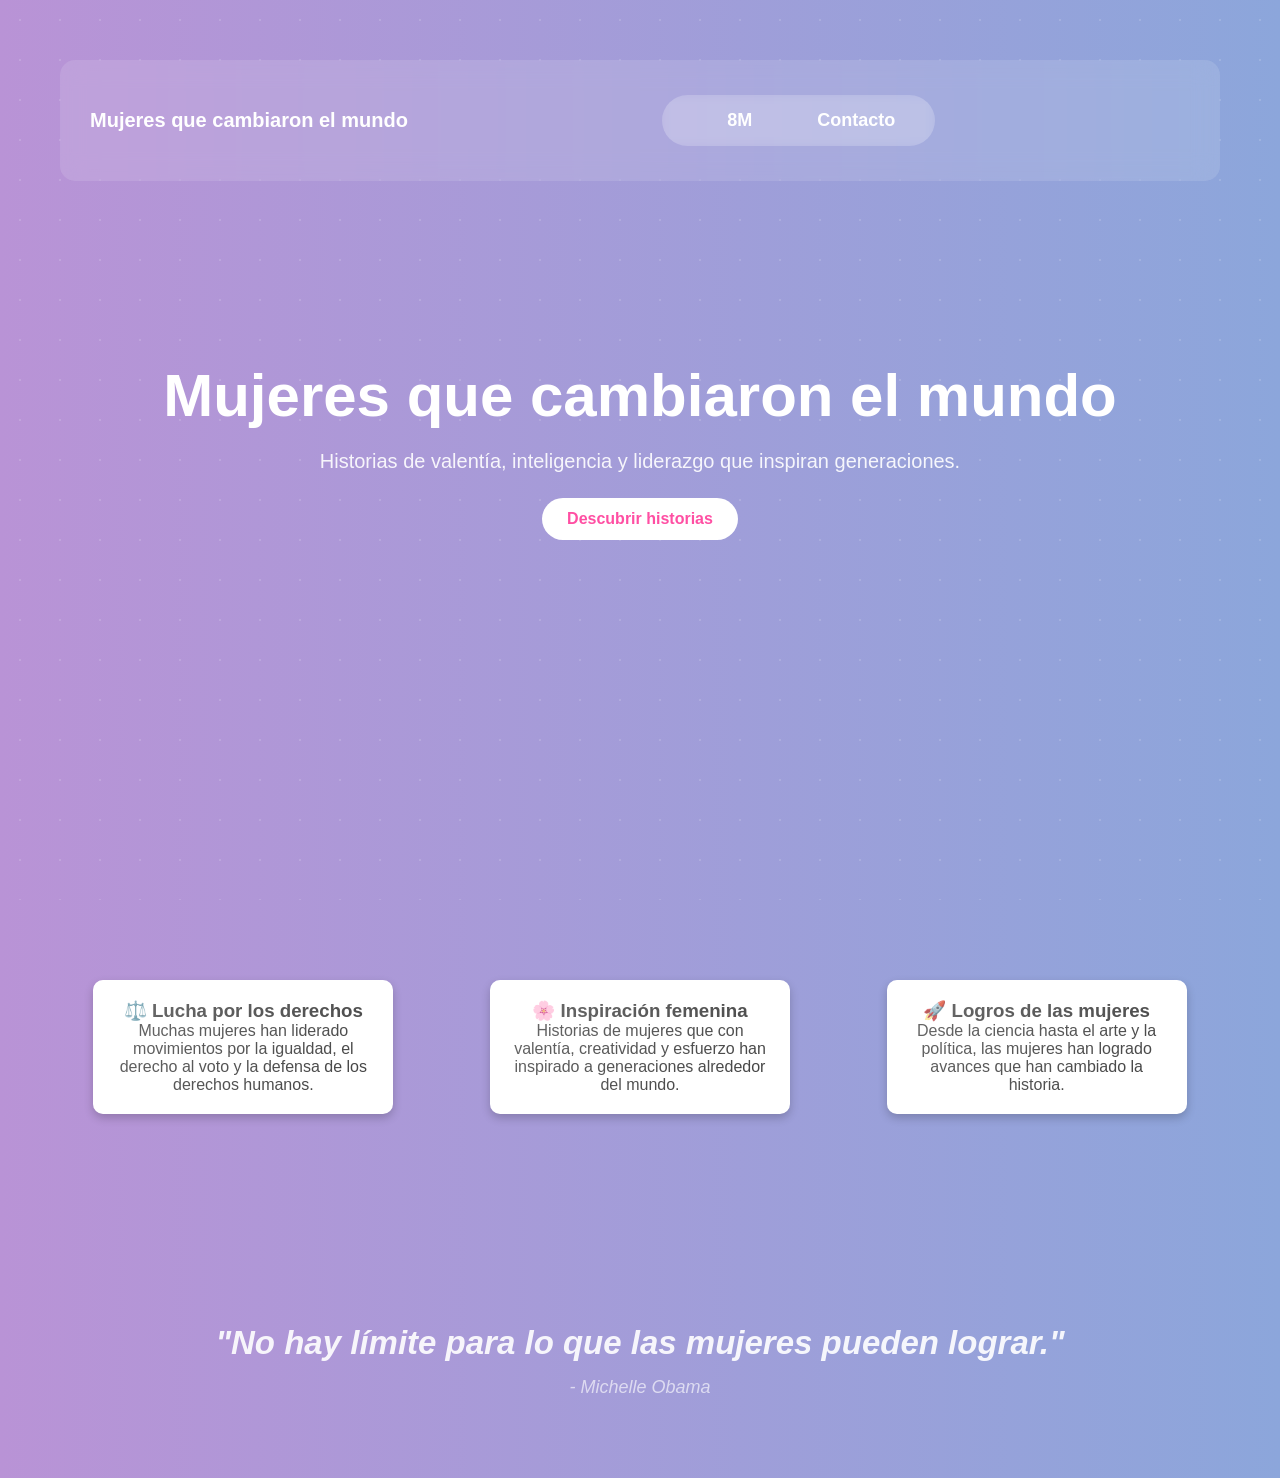
<file: index.html>
<!doctype html>
<html lang="es">
  <head>
    <meta charset="UTF-8" />
    <meta name="viewport" content="width=device-width, initial-scale=1.0" />
    <title>Mujeres que cambiaron el mundo</title>

    <link rel="stylesheet" href="style.css" />
  </head>

  <body>
    <div class="particles"></div>

    <header class="hero">
      <nav class="navbar">
        <div class="logo">Mujeres que cambiaron el mundo</div>

        <div class="menu">
       
          <a href="8m.html">8M</a>
          <a href="contacto.html">Contacto</a>
        </div>
      </nav>

      <div class="hero-content">
        <h1>Mujeres que cambiaron el mundo</h1>

        <p>
          Historias de valentía, inteligencia y liderazgo que inspiran
          generaciones.
        </p>

        <a href="mujeres.html" class="btn">Descubrir historias</a>
      </div>
    </header>

    <section class="cards">
      <div class="card">
        <h3>⚖️ Lucha por los derechos</h3>
        <p>
          Muchas mujeres han liderado movimientos por la igualdad, el derecho al
          voto y la defensa de los derechos humanos.
        </p>
      
      </div>

      <div class="card">
        <h3>🌸 Inspiración femenina</h3>
        <p>
          Historias de mujeres que con valentía, creatividad y esfuerzo han
          inspirado a generaciones alrededor del mundo.
        </p>
      
      </div>

      <div class="card">
        <h3>🚀 Logros de las mujeres</h3>
        <p>
          Desde la ciencia hasta el arte y la política, las mujeres han logrado
          avances que han cambiado la historia.
        </p>
       
      </div>
    </section>

    <section class="frase">
      <h2>"No hay límite para lo que las mujeres pueden lograr."</h2>
      <p>- Michelle Obama</p>
    </section>
  </body>
</html>
</file>
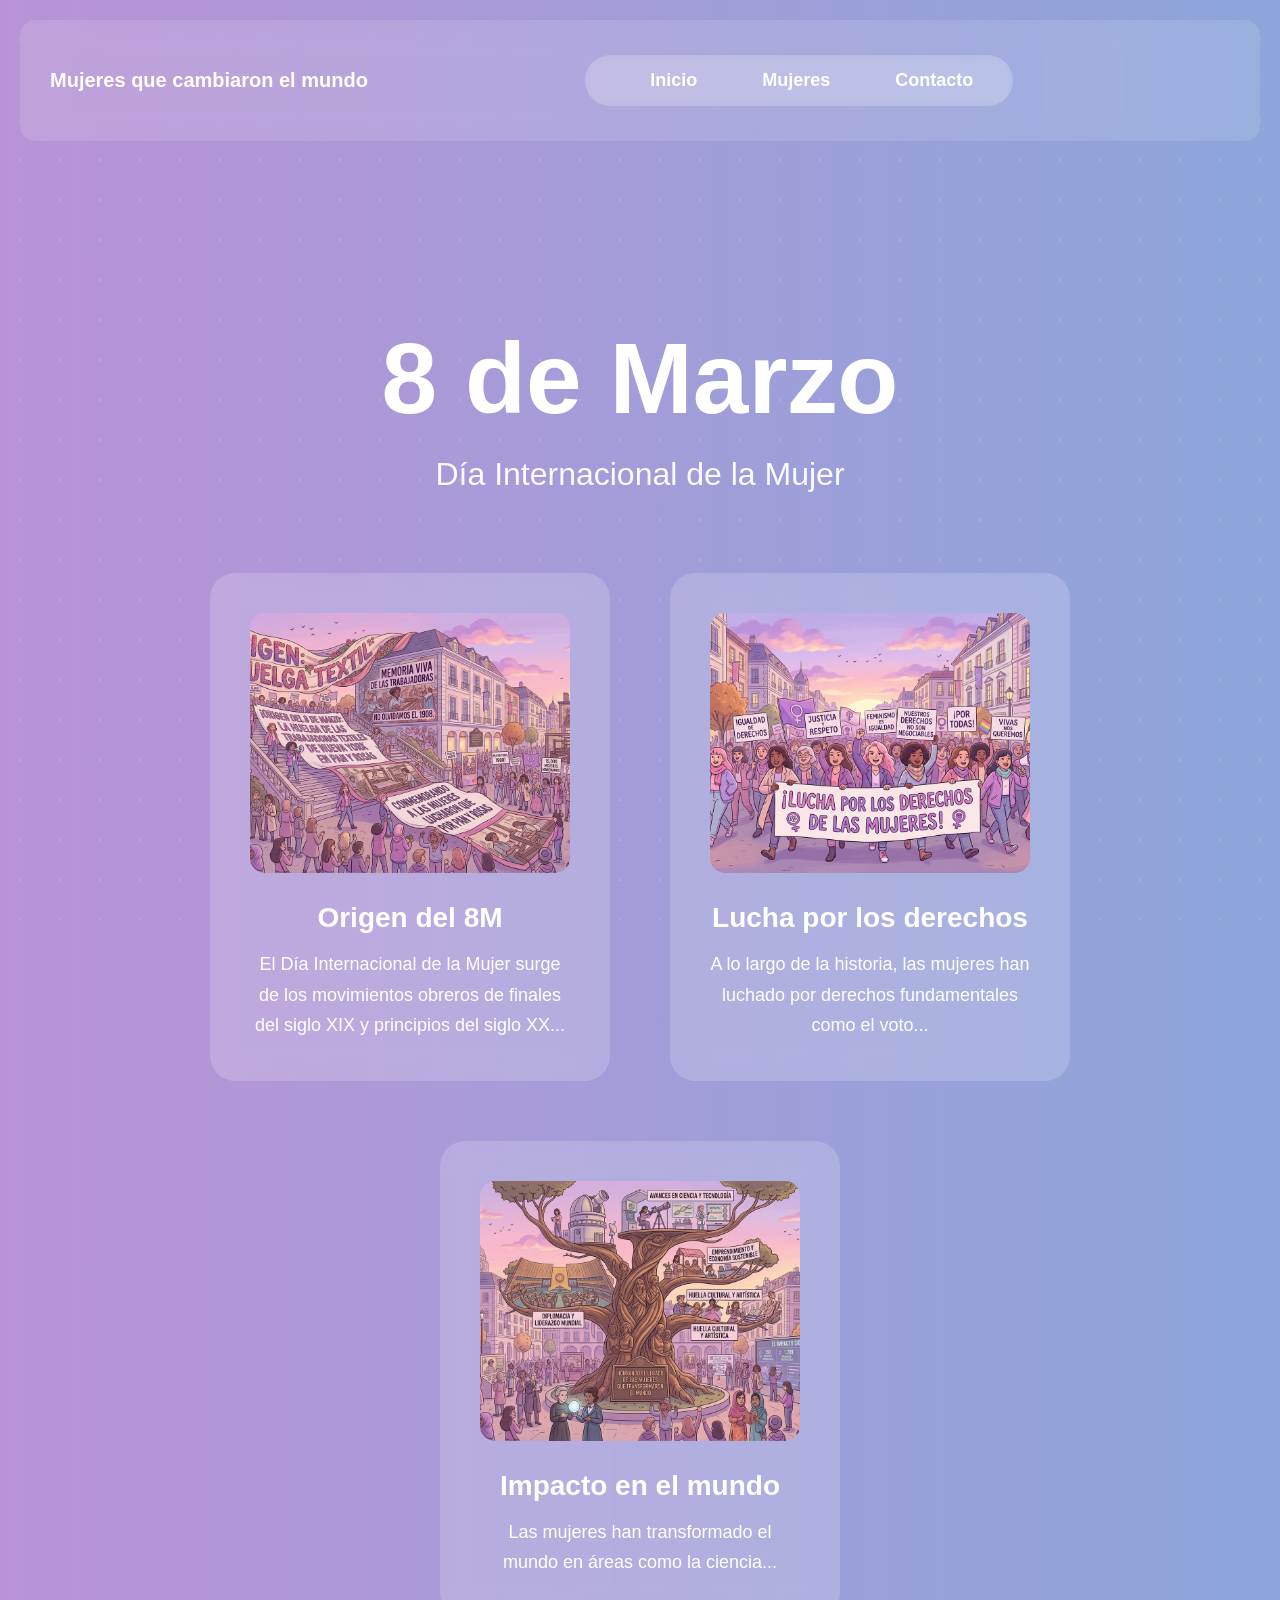
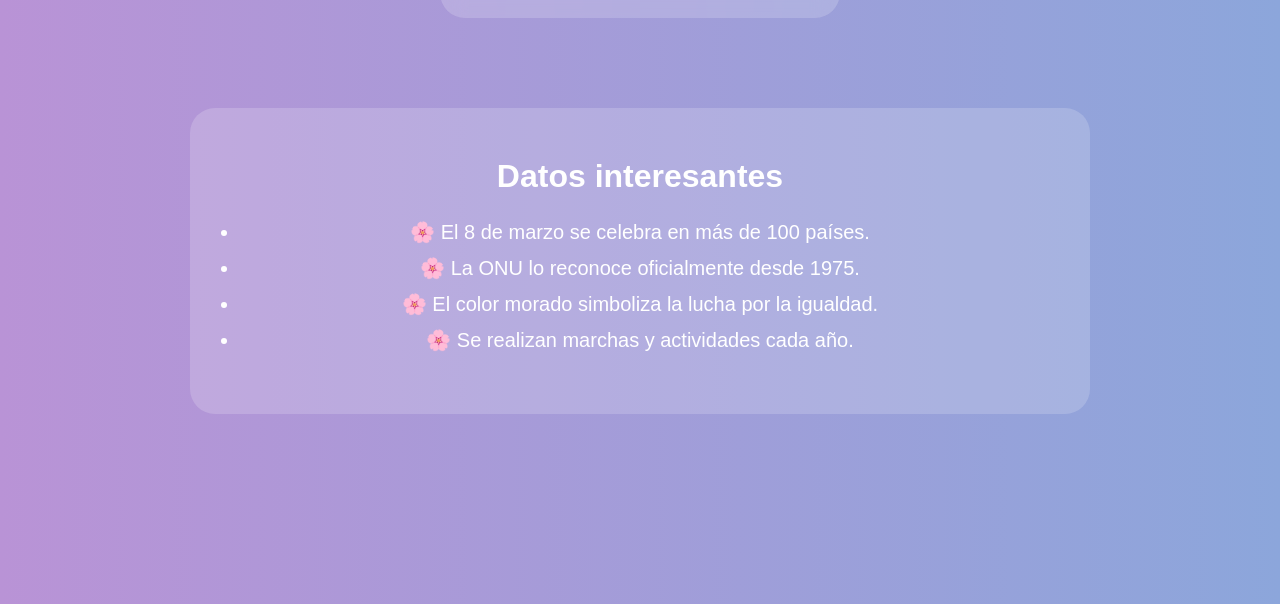
<file: 8m.html>
<!doctype html>
<html lang="es">
  <head>
    <meta charset="UTF-8" />
    <title>8 de Marzo</title>
    <link rel="stylesheet" href="style.css" />
  </head>

  <body>
    <div class="particles"></div>
    <nav class="navbar">
      <div class="logo">Mujeres que cambiaron el mundo</div>

      <div class="menu">
        <a href="index.html">Inicio</a>
        <a href="mujeres.html">Mujeres</a>
     
        <a href="contacto.html">Contacto</a>
      </div>
    </nav>

    
    <section class="pagina8m">
      <h1>8 de Marzo</h1>
      <p class="subtitulo">Día Internacional de la Mujer</p>


      <div class="contenedor8m">
        <div class="tarjeta8m" onclick="abrirModal('modalOrigen')">
          <img src="imgs/ORIGEN8M.png" alt="Origen del 8M" />
          <h2>Origen del 8M</h2>
          <p>
            El Día Internacional de la Mujer surge de los movimientos obreros de
            finales del siglo XIX y principios del siglo XX...
          </p>
        </div>

        <div class="tarjeta8m" onclick="abrirModal('modalLucha')">
          <img src="imgs/LUCHA DERECHOS.png" alt="Lucha por los derechos" />
          <h2>Lucha por los derechos</h2>
          <p>
            A lo largo de la historia, las mujeres han luchado por derechos
            fundamentales como el voto...
          </p>
        </div>

        <div class="tarjeta8m" onclick="abrirModal('modalImpacto')">
          <img src="imgs/IMPACTO EN EL MUNDO.png" alt="Impacto en el mundo" />
          <h2>Impacto en el mundo</h2>
          <p>
            Las mujeres han transformado el mundo en áreas como la ciencia...
          </p>
        </div>
      </div>

      <div class="datos8m">
        <h2>Datos interesantes</h2>
        <ul>
          <li>🌸 El 8 de marzo se celebra en más de 100 países.</li>
          <li>🌸 La ONU lo reconoce oficialmente desde 1975.</li>
          <li>🌸 El color morado simboliza la lucha por la igualdad.</li>
          <li>🌸 Se realizan marchas y actividades cada año.</li>
        </ul>
      </div>
    </section>

    <div id="modalOrigen" class="modal">
      <div class="modal-content">
        <span class="close" onclick="cerrarModal('modalOrigen')">&times;</span>
        <h2>Origen del 8M</h2>
        <p>
          El Día Internacional de la Mujer, conmemorado cada 8 de marzo, tiene
          sus raíces en las luchas sociales y laborales de las mujeres a finales
          del siglo XIX y comienzos del siglo XX, en un contexto de profunda
          desigualdad. Durante esta época, muchas mujeres trabajaban en fábricas
          en condiciones precarias, con jornadas excesivas, bajos salarios y sin
          derechos laborales básicos. Uno de los acontecimientos más
          representativos ocurrió en 1908 en Nueva York, cuando un grupo de
          mujeres trabajadoras textiles salió a las calles para protestar por
          mejores condiciones laborales, la reducción de la jornada de trabajo y
          el derecho al voto. Estas manifestaciones marcaron un precedente
          importante en la lucha por la igualdad.
        </p>
      </div>
    </div>

    <div id="modalLucha" class="modal">
      <div class="modal-content">
        <span class="close" onclick="cerrarModal('modalLucha')">&times;</span>
        <h2>Lucha por los derechos</h2>
        <p>
          A lo largo de la historia, las mujeres han protagonizado una lucha
          constante por el reconocimiento de sus derechos y la igualdad en la
          sociedad. Durante muchos años, fueron excluidas de la educación, la
          participación política y el acceso a oportunidades laborales, siendo
          limitadas a roles tradicionales dentro del hogar. Uno de los logros
          más importantes de esta lucha fue el derecho al voto, alcanzado en
          distintos países durante el siglo XX gracias al esfuerzo de
          movimientos sufragistas. Este avance marcó un paso fundamental hacia
          la participación de las mujeres en la toma de decisiones políticas y
          sociales.
        </p>
      </div>
    </div>

    <div id="modalImpacto" class="modal">
      <div class="modal-content">
        <span class="close" onclick="cerrarModal('modalImpacto')">&times;</span>
        <h2>Impacto en el mundo</h2>
        <p>
          El impacto de las mujeres en el mundo ha sido profundo y transformador
          en todos los ámbitos de la sociedad. A lo largo de la historia, han
          contribuido de manera significativa en áreas como la ciencia, la
          tecnología, la política, la educación, el arte y la economía, a pesar
          de haber enfrentado múltiples barreras y desigualdades. En el campo
          científico, muchas mujeres han realizado descubrimientos fundamentales
          que han cambiado la forma en que entendemos el mundo, aunque en muchos
          casos su trabajo no fue reconocido en su momento. En la política, han
          liderado movimientos sociales, impulsado leyes y defendido los
          derechos humanos, generando cambios importantes en sus países y a
          nivel global.
        </p>
      </div>
    </div>



    <script>
      function abrirModal(id) {
        document.getElementById(id).style.display = "flex";
      }

      function cerrarModal(id) {
        document.getElementById(id).style.display = "none";
      }

      window.onclick = function (event) {
        let modales = document.querySelectorAll(".modal");
        modales.forEach((modal) => {
          if (event.target === modal) {
            modal.style.display = "none";
          }
        });
      };
    </script>
  </body>
</html>
</file>
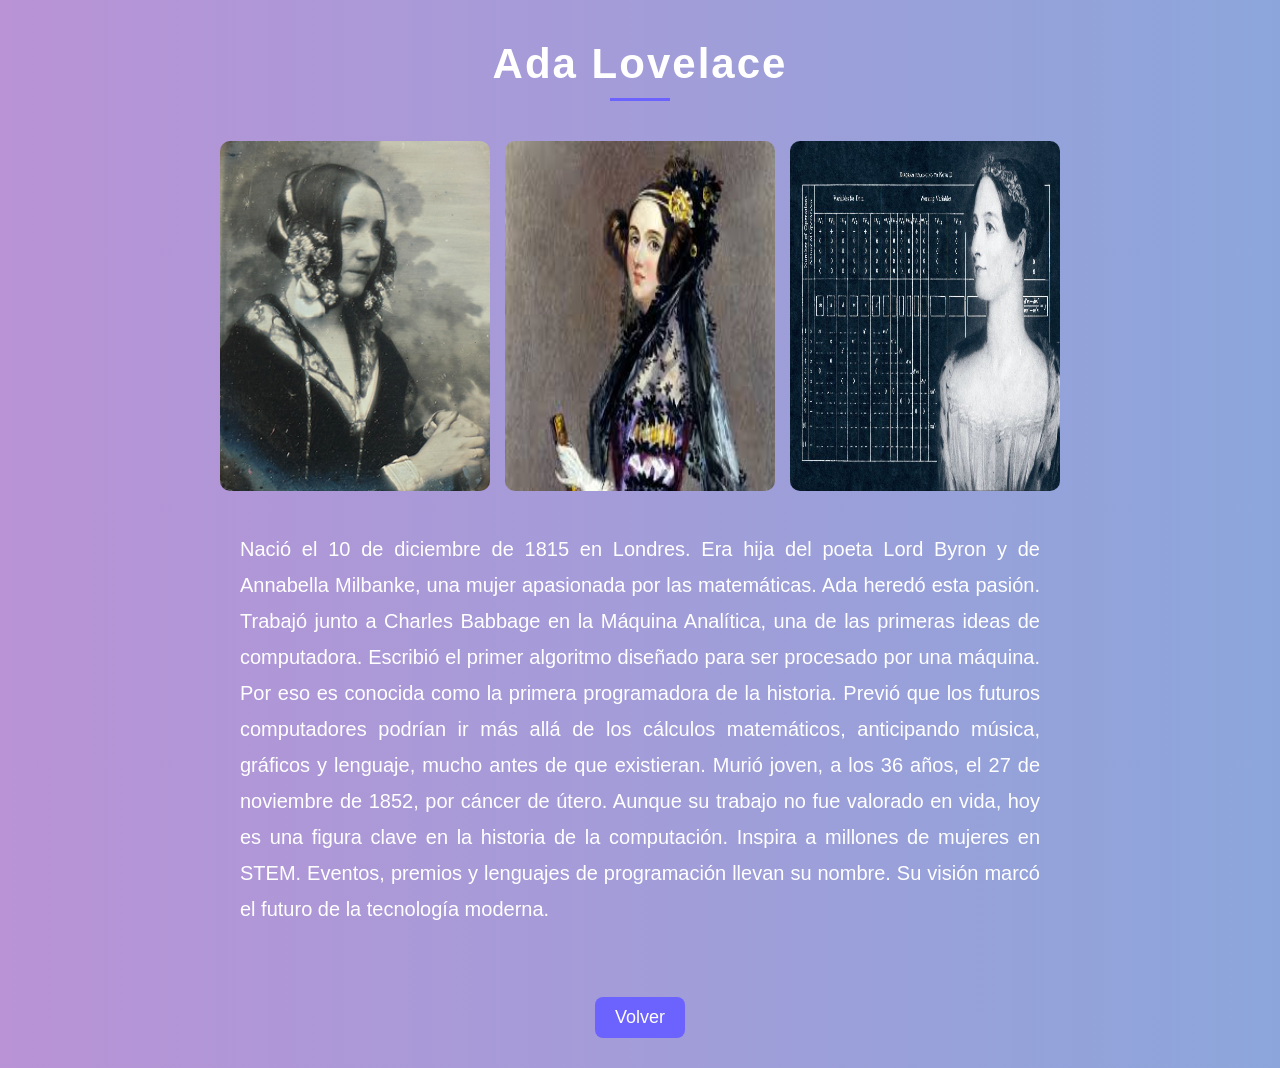
<file: Ada_Lovelace.html>
<!DOCTYPE html>
<html lang="es">
<head>
<meta charset="UTF-8">
<title>Ada Lovelace</title>
<link rel="stylesheet" href="style.css">
<link rel="stylesheet" href="historia.css">
    </head>
<body>


<h1 class="titulo">Ada Lovelace</h1>
<div class="historia">
<div class="imagenes">
<img src="imgs/ADA1.png">
<img src="imgs/ADA2.jpg">
<img src="imgs/ADA3.png">
</div>
<div class="texto">
    <p>Nació el 10 de diciembre de 1815 en Londres. Era hija del poeta Lord Byron y de Annabella Milbanke, una mujer apasionada por las matemáticas.
Ada heredó esta pasión. Trabajó junto a Charles Babbage en la Máquina Analítica, una de las primeras ideas de computadora.
Escribió el primer algoritmo diseñado para ser procesado por una máquina. Por eso es conocida como la primera programadora de la historia.
Previó que los futuros computadores podrían ir más allá de los cálculos matemáticos, anticipando música, gráficos y lenguaje, mucho antes de que existieran.
Murió joven, a los 36 años, el 27 de noviembre de 1852, por cáncer de útero. Aunque su trabajo no fue valorado en vida, hoy es una figura clave en la historia de la computación.
Inspira a millones de mujeres en STEM. Eventos, premios y lenguajes de programación llevan su nombre. Su visión marcó el futuro de la tecnología moderna.
</p>
</div>
</div>


<a href="mujeres.html" class="boton-volver">Volver</a>




</body>
</html>
</file>
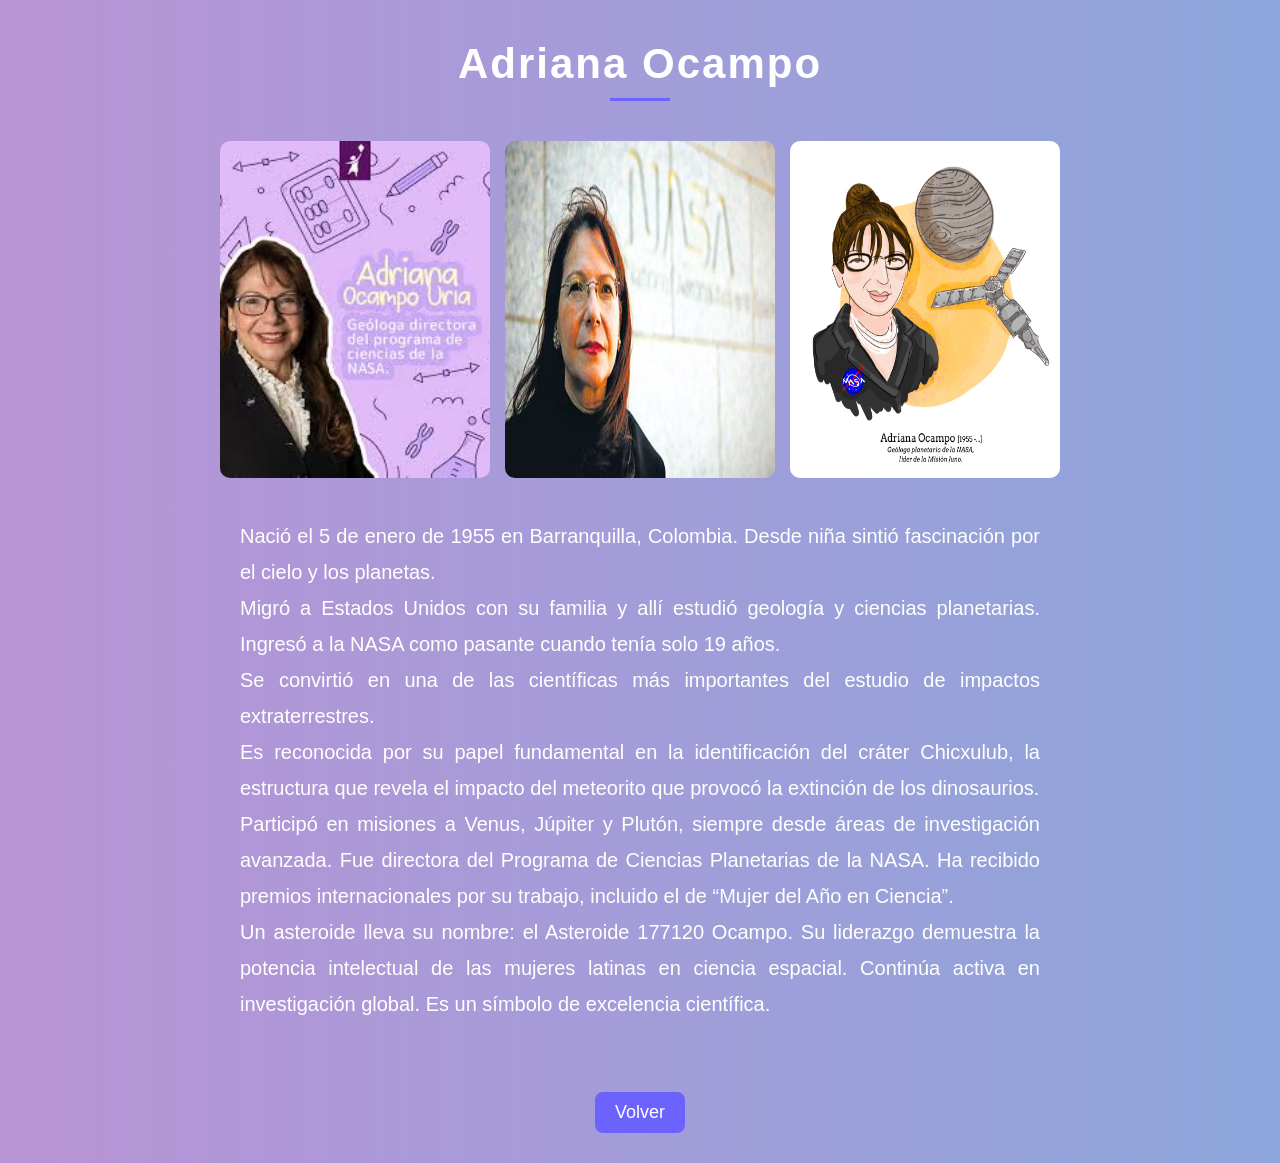
<file: adriana.html>
<!DOCTYPE html>
<html lang="es">
<head>
<meta charset="UTF-8">
<title>Adriana Ocampo</title>
<link rel="stylesheet" href="style.css">
<link rel="stylesheet" href="historia.css">
</head>

<body>

<h1 class="titulo">Adriana Ocampo</h1>
<div class="historia">
<div class="imagenes">

<img src="imgs/ADRIANA1.jpg">
<img src="imgs/ADRIANA2.jpg">
<img src="imgs/ADRIANA3.jpg">
</div>
<div class="texto">
<p>
Nació el 5 de enero de 1955 en Barranquilla, Colombia. Desde niña sintió fascinación por el cielo y los planetas.<br>
     Migró a Estados Unidos con su familia y allí estudió geología y ciencias planetarias. Ingresó a la NASA como pasante cuando tenía solo 19 años.<br>
      Se convirtió en una de las científicas más importantes del estudio de impactos extraterrestres.<br>
       Es reconocida por su papel fundamental en la identificación del cráter Chicxulub, la estructura que revela el impacto del meteorito que provocó la extinción de los dinosaurios.<br> 
       Participó en misiones a Venus, Júpiter y Plutón, siempre desde áreas de investigación avanzada. Fue directora del Programa de Ciencias Planetarias de la NASA. Ha recibido premios internacionales por su trabajo, incluido el de “Mujer del Año en Ciencia”.<br>
        Un asteroide lleva su nombre: el Asteroide 177120 Ocampo. Su liderazgo demuestra la potencia intelectual de las mujeres latinas en ciencia espacial. Continúa activa en investigación global. Es un símbolo de excelencia científica.</p>

</p>
</div>
</div>
<a href="mujeres.html" class="boton-volver">Volver</a>


</body>
</html>
</file>
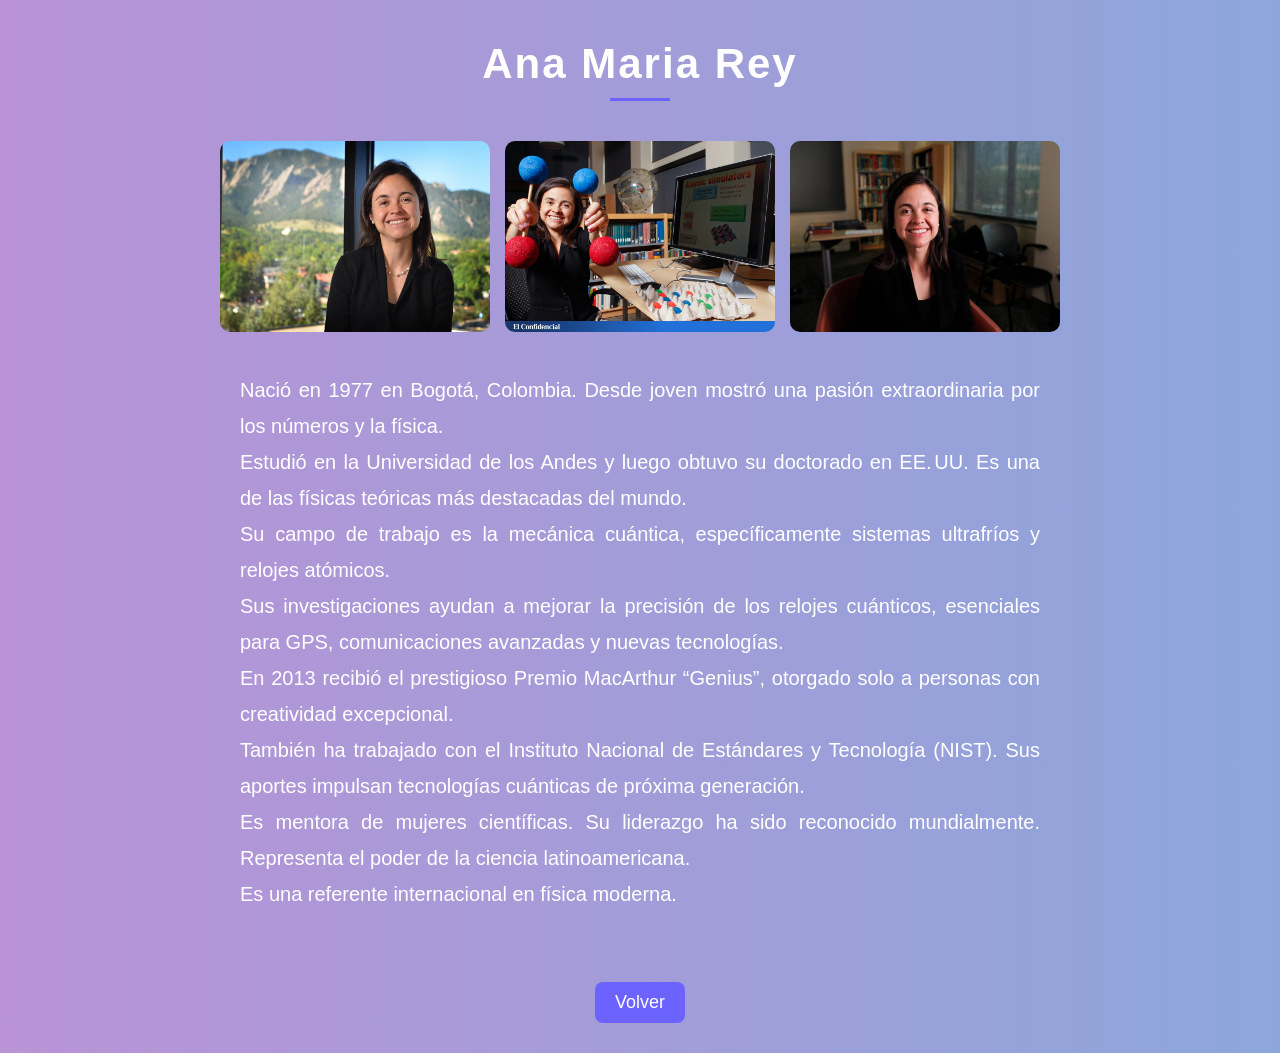
<file: ana_maria.html>
<!DOCTYPE html>
<html lang="es">
<head>
<meta charset="UTF-8">
<title>Ana Maria Rey</title>
<link rel="stylesheet" href="style.css">
<link rel="stylesheet" href="historia.css">
</head>

<body>

<h1 class="titulo">Ana Maria Rey</h1>
<div class="historia">
<div class="imagenes">

<img src="imgs/ANAMARIA1.jpg">
<img src="imgs/ANAMARIA2.jpg">
<img src="imgs/ANAMARIA3.jpg">
</div>
<div class="texto">

<p>
Nació en 1977 en Bogotá, Colombia. Desde joven mostró una pasión extraordinaria por los números y la física.<br>
     Estudió en la Universidad de los Andes y luego obtuvo su doctorado en EE. UU. Es una de las físicas teóricas más destacadas del mundo.<br>
      Su campo de trabajo es la mecánica cuántica, específicamente sistemas ultrafríos y relojes atómicos.<br>
       Sus investigaciones ayudan a mejorar la precisión de los relojes cuánticos, esenciales para GPS, comunicaciones avanzadas y nuevas tecnologías.<br>
        En 2013 recibió el prestigioso Premio MacArthur “Genius”, otorgado solo a personas con creatividad excepcional.<br>
         También ha trabajado con el Instituto Nacional de Estándares y Tecnología (NIST). Sus aportes impulsan tecnologías cuánticas de próxima generación.<br>
          Es mentora de mujeres científicas. Su liderazgo ha sido reconocido mundialmente. Representa el poder de la ciencia latinoamericana.<br>
           Es una referente internacional en física moderna.

</p>
</div>
</div>

<a href="mujeres.html" class="boton-volver">Volver</a>


</body>
</html>
</file>
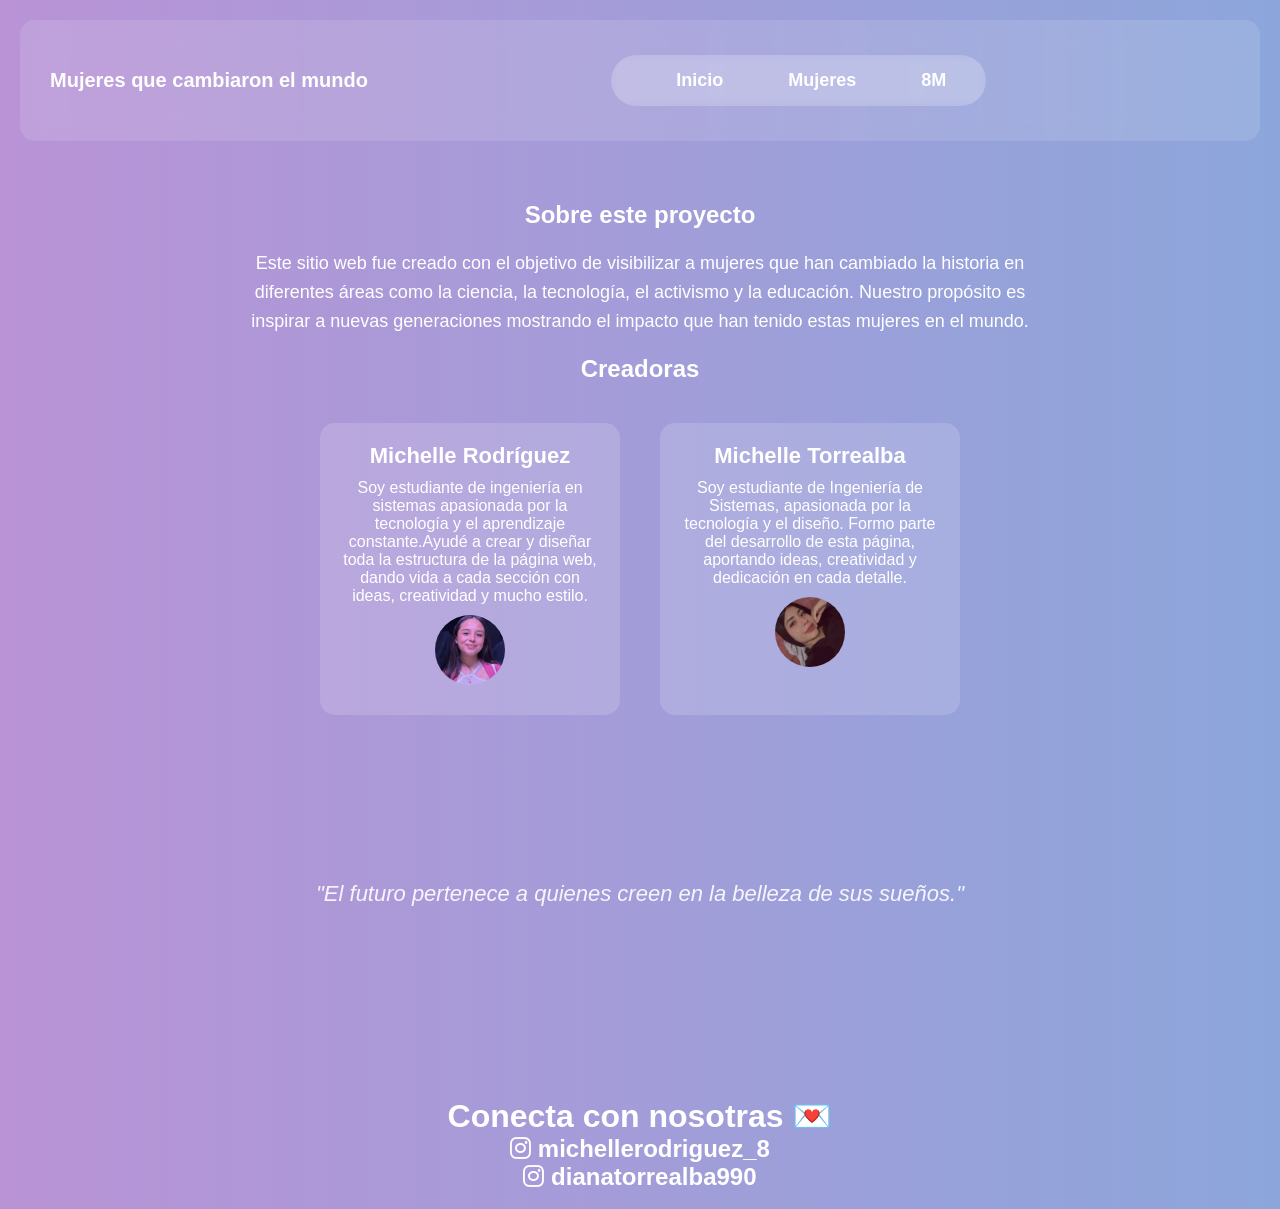
<file: contacto.html>
<!DOCTYPE html>
<html lang="es">

<head>
<meta charset="UTF-8">
<title>Contacto</title>
<link rel="stylesheet" href="style.css">
<link rel="stylesheet" href="https://cdnjs.cloudflare.com/ajax/libs/font-awesome/6.5.0/css/all.min.css">
</head>

<body>

  <nav class="navbar">
      <div class="logo">Mujeres que cambiaron el mundo</div>

      <div class="menu">
        <a href="index.html">Inicio</a>
        <a href="mujeres.html">Mujeres</a>
        <a href="8m.html">8M</a>
 
      </div>
    </nav>

</div>
</header>
<section class="hero">
<h1>Sobre este proyecto</h1>
<p class="descripcion">
Este sitio web fue creado con el objetivo de visibilizar a mujeres que han cambiado la historia en diferentes áreas como la ciencia, la tecnología, el activismo y la educación. Nuestro propósito es inspirar a nuevas generaciones mostrando el impacto que han tenido estas mujeres en el mundo.
</p>

<h1>Creadoras</h1>
<div class="creadoras">
<div class="persona">

<h3>Michelle Rodríguez</h3>
<p>
Soy estudiante de ingeniería en sistemas apasionada por la tecnología y el aprendizaje constante.Ayudé a crear y diseñar toda la estructura de la página web, dando vida a cada sección con ideas, creatividad y mucho estilo.
</p>
<img src="imgs/MIA.jpeg" class="foto-creadora">
</div>
<div class="persona">
<h3>Michelle Torrealba</h3> 
<p>
Soy estudiante de Ingeniería de Sistemas, apasionada por la tecnología y el diseño. Formo parte del desarrollo de esta página, aportando ideas, creatividad y dedicación en cada detalle. 

</p>
<img src="imgs/MICHELLE.jpeg" class="foto-creadora">
</div>
</div>
<br>
<br>
<p class="frase">
  "El futuro pertenece a quienes creen en la belleza de sus sueños."
</p>
<br>
<br>
</section>
<br>
<br>
<div class="redes">
  <h1>Conecta con nosotras 💌</h1>
<h2><i class="fa-brands fa-instagram"></i> michellerodriguez_8</h2>
<h2><i class="fa-brands fa-instagram"></i> dianatorrealba990</h2>
</div>
<br>
</body>
</html>
</file>
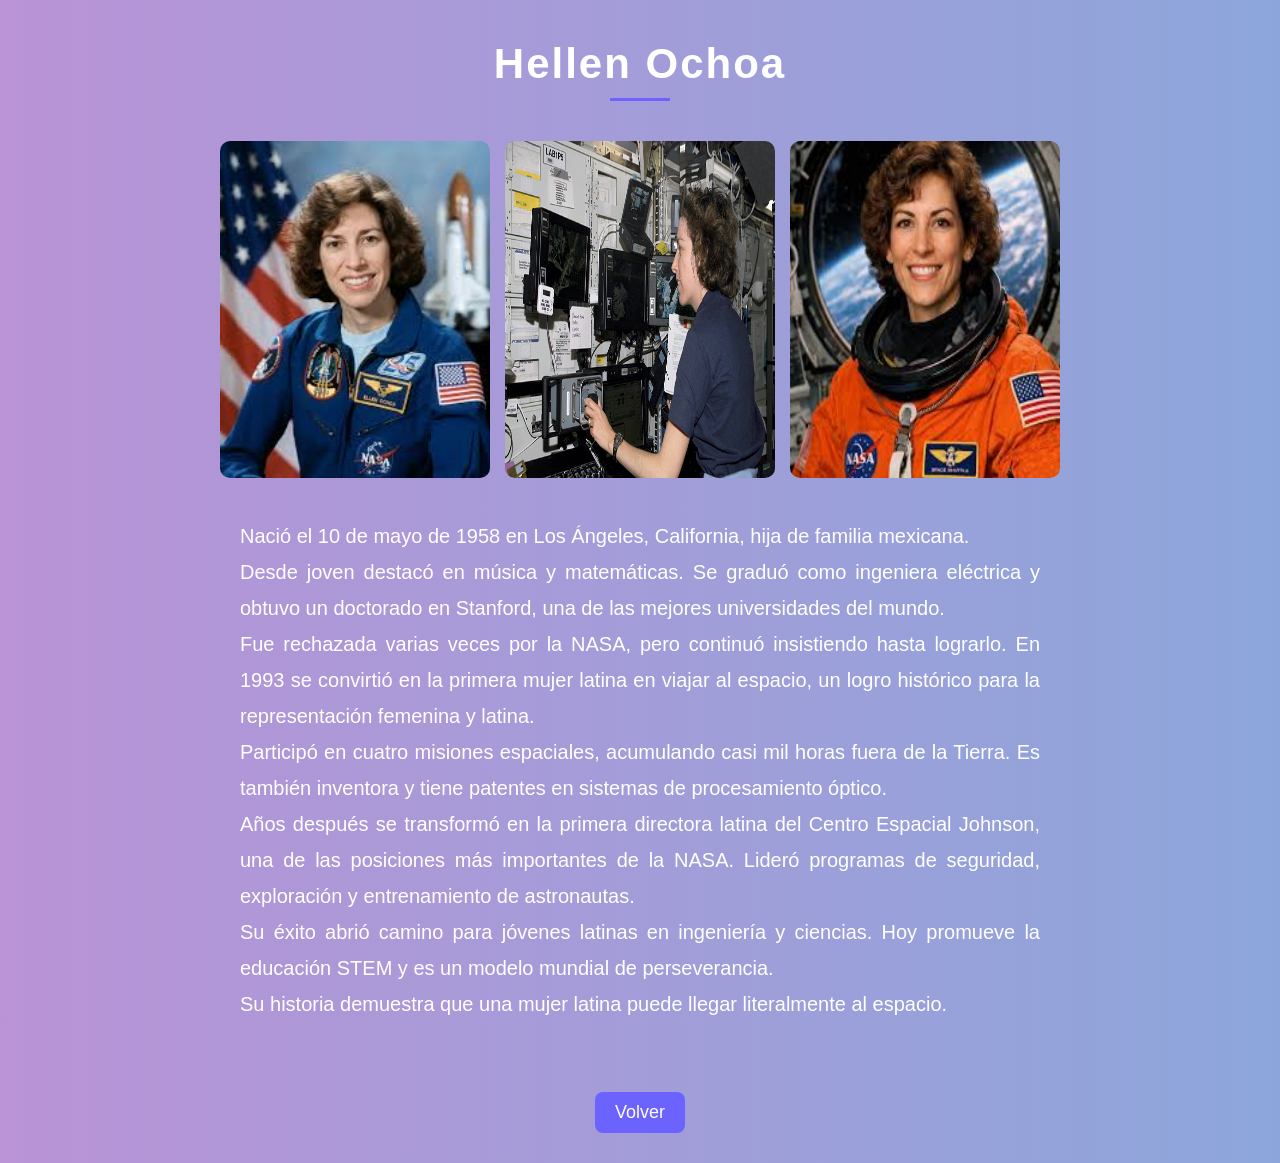
<file: hellen.html>
<!DOCTYPE html>
<html lang="es">
<head>
<meta charset="UTF-8">
<title>Hellen Ochoa</title>
<link rel="stylesheet" href="style.css">
<link rel="stylesheet" href="historia.css">
</head>

<body>

<h1 class="titulo">Hellen Ochoa</h1>
<div class="historia">
<div class="imagenes">
<img src="imgs/HELLEN1.jpg">
<img src="imgs/HELLEN2.jpg">
<img src="imgs/HELLEN3.jpg">
</div>
<div class="texto">
<p>
Nació el 10 de mayo de 1958 en Los Ángeles, California, hija de familia mexicana.<br>
     Desde joven destacó en música y matemáticas. Se graduó como ingeniera eléctrica y obtuvo un doctorado en Stanford, una de las mejores universidades del mundo.<br>
      Fue rechazada varias veces por la NASA, pero continuó insistiendo hasta lograrlo. En 1993 se convirtió en la primera mujer latina en viajar al espacio, un logro histórico para la representación femenina y latina.<br>
       Participó en cuatro misiones espaciales, acumulando casi mil horas fuera de la Tierra. Es también inventora y tiene patentes en sistemas de procesamiento óptico.<br>
        Años después se transformó en la primera directora latina del Centro Espacial Johnson, una de las posiciones más importantes de la NASA. Lideró programas de seguridad, exploración y entrenamiento de astronautas.<br> 
        Su éxito abrió camino para jóvenes latinas en ingeniería y ciencias. Hoy promueve la educación STEM y es un modelo mundial de perseverancia.<br> 
    Su historia demuestra que una mujer latina puede llegar literalmente al espacio.
</p>
</div>
</div>
<a href="mujeres.html" class="boton-volver">Volver</a>

</body>
</html>
</file>
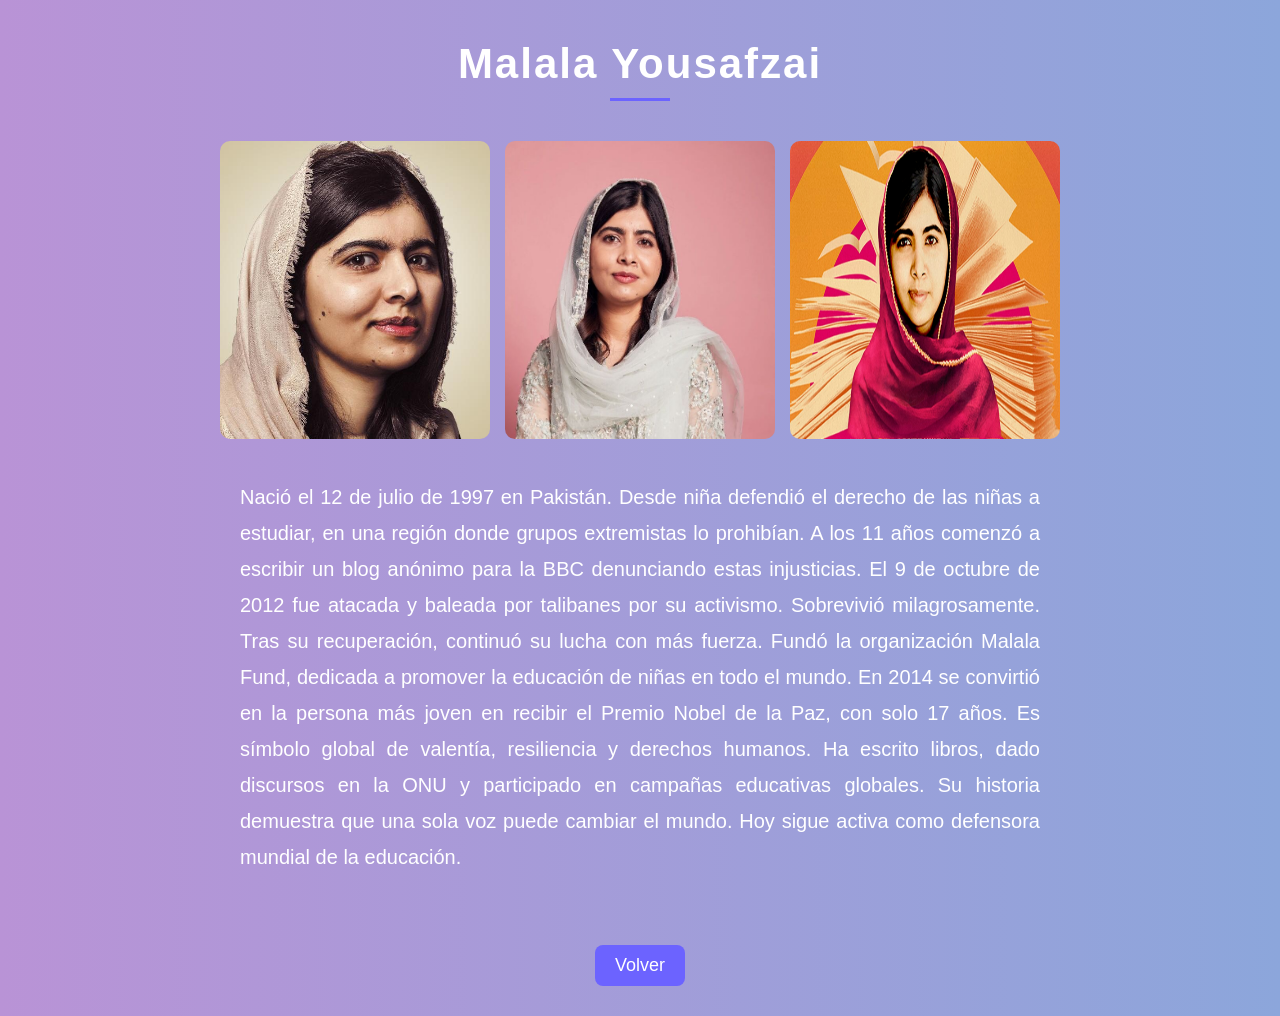
<file: Malala.html>
<!DOCTYPE html>
<html lang="es">
<head>
<meta charset="UTF-8">
<title>Malala  Yousafzai</title>
<link rel="stylesheet" href="style.css">
<link rel="stylesheet" href="historia.css">
</head>

<body>

<h1 class="titulo">Malala Yousafzai</h1>
<div class="historia">
<div class="imagenes">

<img src="imgs/MALALA1.jpg">
<img src="imgs/MALALA2.jpg">
<img src="imgs/MALALA3.jpg">
</div>

<div class="texto">
<p> Nació el 12 de julio de 1997 en Pakistán. Desde niña defendió el derecho de las niñas a estudiar, en una región donde grupos extremistas lo prohibían.
A los 11 años comenzó a escribir un blog anónimo para la BBC denunciando estas injusticias. El 9 de octubre de 2012 fue atacada y baleada por talibanes por su activismo.
Sobrevivió milagrosamente. Tras su recuperación, continuó su lucha con más fuerza. Fundó la organización Malala Fund, dedicada a promover la educación de niñas en todo el mundo.
En 2014 se convirtió en la persona más joven en recibir el Premio Nobel de la Paz, con solo 17 años. Es símbolo global de valentía, resiliencia y derechos humanos.
Ha escrito libros, dado discursos en la ONU y participado en campañas educativas globales. Su historia demuestra que una sola voz puede cambiar el mundo. Hoy sigue activa como defensora mundial de la educación.
</p>
</div>
</div>

<a href="mujeres.html" class="boton-volver">Volver</a>

</body>
</html>
</file>
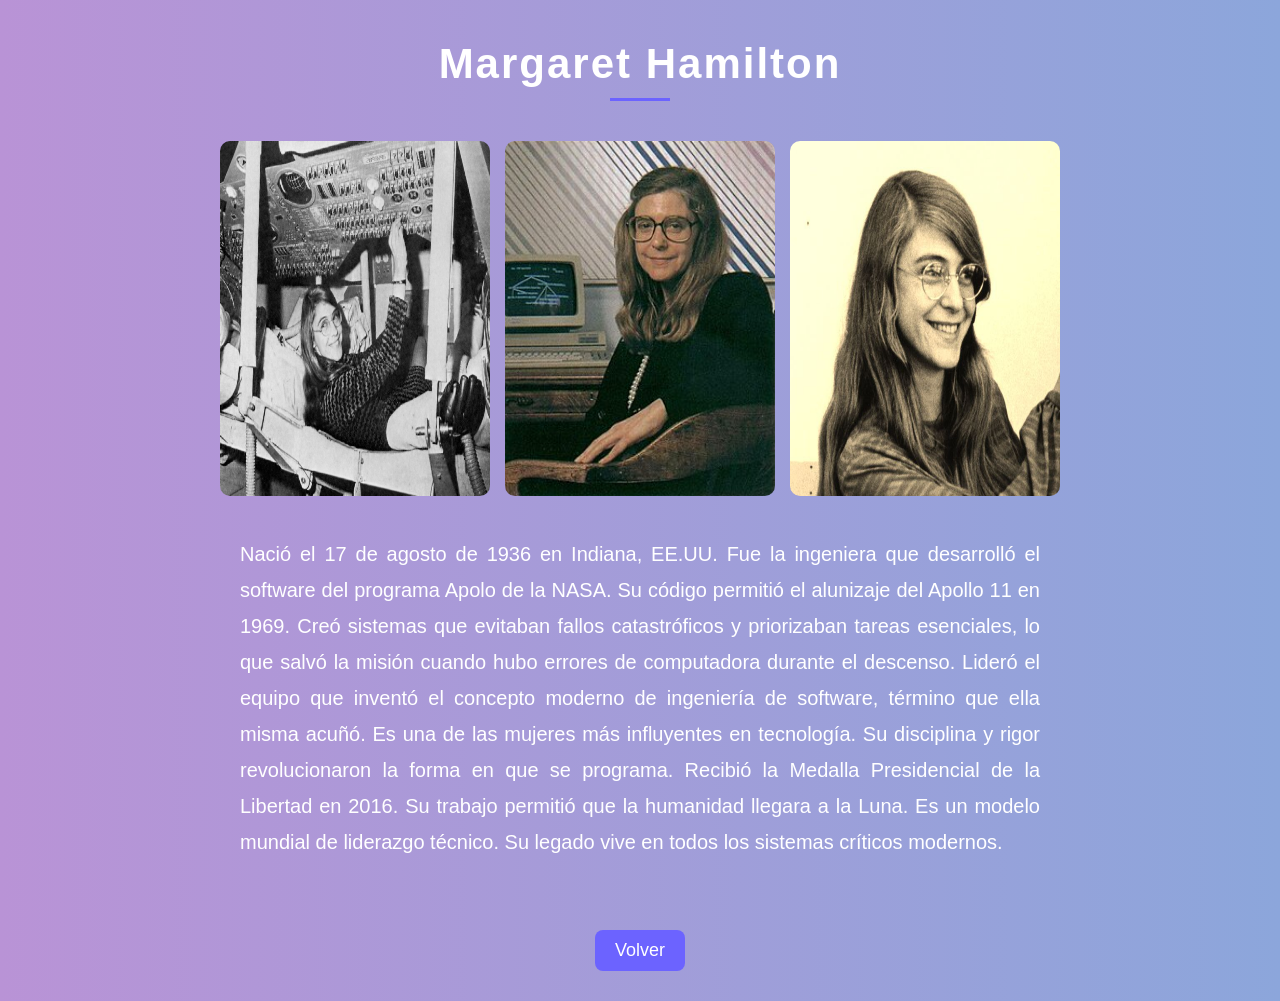
<file: Margaret_Hamilton.html>
<!DOCTYPE html>
<html lang="es">
<head>
<meta charset="UTF-8">
<title>Margaret Hamilton</title>
<link rel="stylesheet" href="style.css">
<link rel="stylesheet" href="historia.css">
</head>

<body>

<h1 class="titulo">Margaret Hamilton</h1>
<div class="historia">
<div class="imagenes">
<img src="imgs/MARGARET1.jpg">
<img src="imgs/MARGARET2.jpg">
<img src="imgs/MARGARET3.jpeg">
</div>

<div class="texto">
<p>Nació el 17 de agosto de 1936 en Indiana, EE.UU. Fue la ingeniera que desarrolló el software del programa Apolo de la NASA.
Su código permitió el alunizaje del Apollo 11 en 1969.
Creó sistemas que evitaban fallos catastróficos y priorizaban tareas esenciales, lo que salvó la misión cuando hubo errores de computadora durante el descenso.
Lideró el equipo que inventó el concepto moderno de ingeniería de software, término que ella misma acuñó.
Es una de las mujeres más influyentes en tecnología. Su disciplina y rigor revolucionaron la forma en que se programa.
Recibió la Medalla Presidencial de la Libertad en 2016. Su trabajo permitió que la humanidad llegara a la Luna.
Es un modelo mundial de liderazgo técnico. Su legado vive en todos los sistemas críticos modernos.
</p>   
</div>  
</div>
<a href="mujeres.html" class="boton-volver">Volver</a>

</body>
</html>
</file>
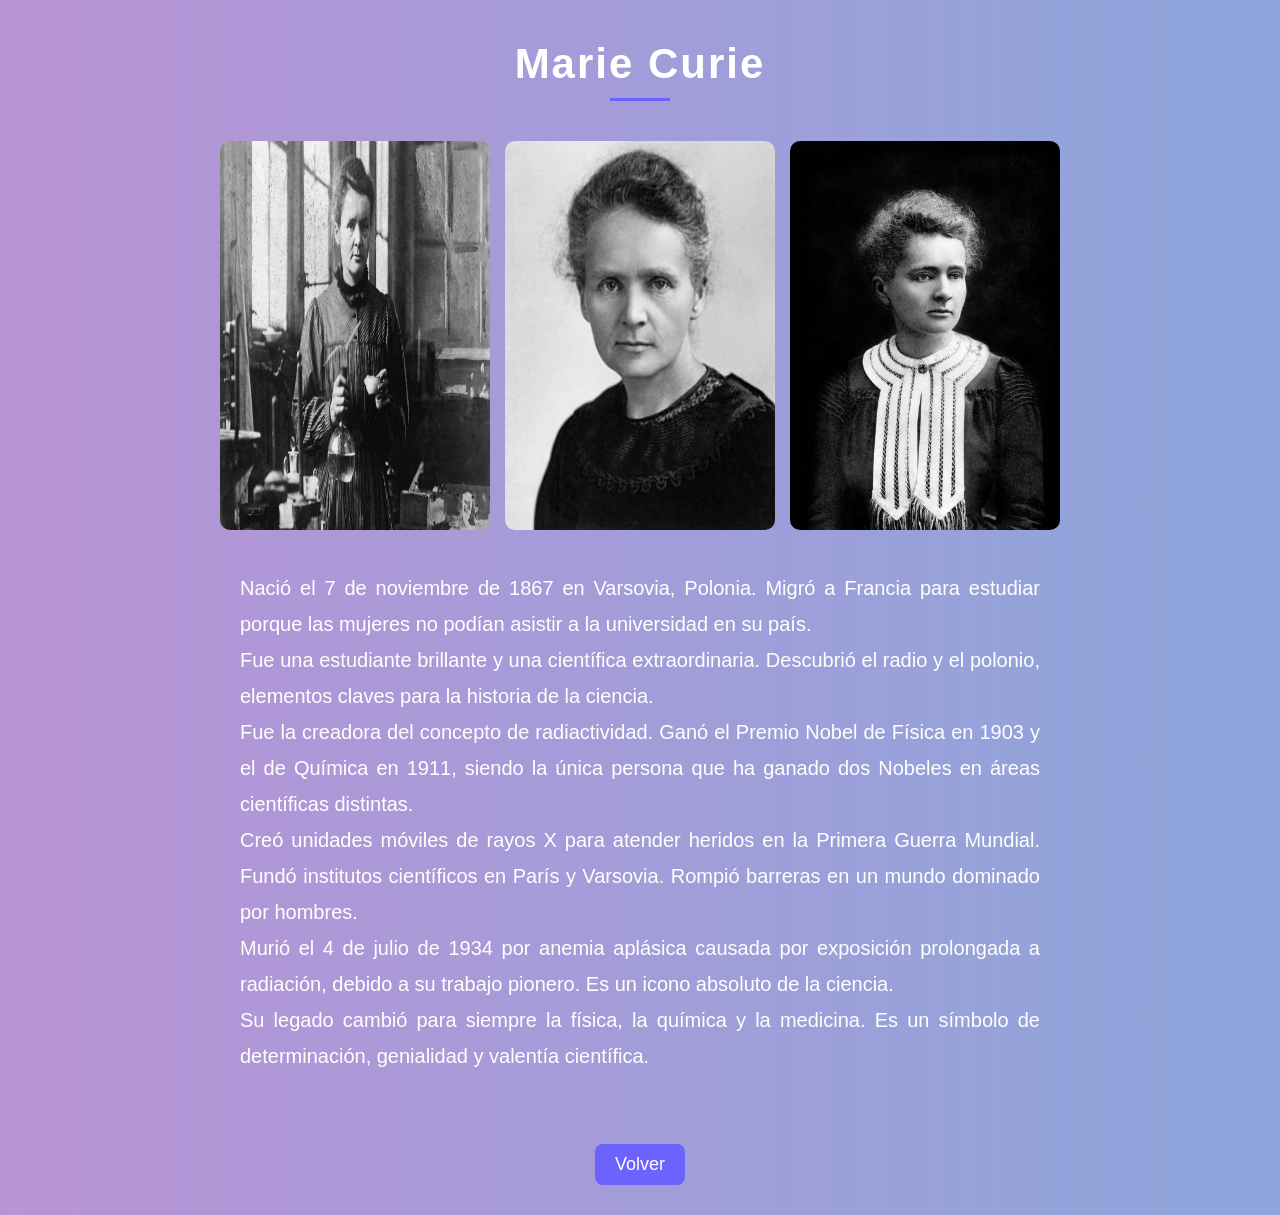
<file: marie_curie.html>
<!DOCTYPE html>
<html lang="es">
<head>
<meta charset="UTF-8">
<title>Marie Curie</title>
<link rel="stylesheet" href="style.css">
<link rel="stylesheet" href="historia.css">
</head>

<body>


<h1 class="titulo">Marie Curie</h1>
<div class="historia">
<div class="imagenes">

<img src="imgs/MARIE1.jpg">
<img src="imgs/MARIE2.jpg">
<img src="imgs/MARIE3.jpg">
</div>

<div class="texto">
 <p>Nació el 7 de noviembre de 1867 en Varsovia, Polonia. Migró a Francia para estudiar porque las mujeres no podían asistir a la universidad en su país.<br>
     Fue una estudiante brillante y una científica extraordinaria. Descubrió el radio y el polonio, elementos claves para la historia de la ciencia.<br>
      Fue la creadora del concepto de radiactividad. Ganó el Premio Nobel de Física en 1903 y el de Química en 1911, siendo la única persona que ha ganado dos Nobeles en áreas científicas distintas.<br>
       Creó unidades móviles de rayos X para atender heridos en la Primera Guerra Mundial. Fundó institutos científicos en París y Varsovia. Rompió barreras en un mundo dominado por hombres.<br>
        Murió el 4 de julio de 1934 por anemia aplásica causada por exposición prolongada a radiación, debido a su trabajo pionero. Es un icono absoluto de la ciencia.<br>
         Su legado cambió para siempre la física, la química y la medicina. Es un símbolo de determinación, genialidad y valentía científica.
</p>
</div>
</div>



<a href="mujeres.html" class="boton-volver">Volver</a>

</body>
</html>
</file>
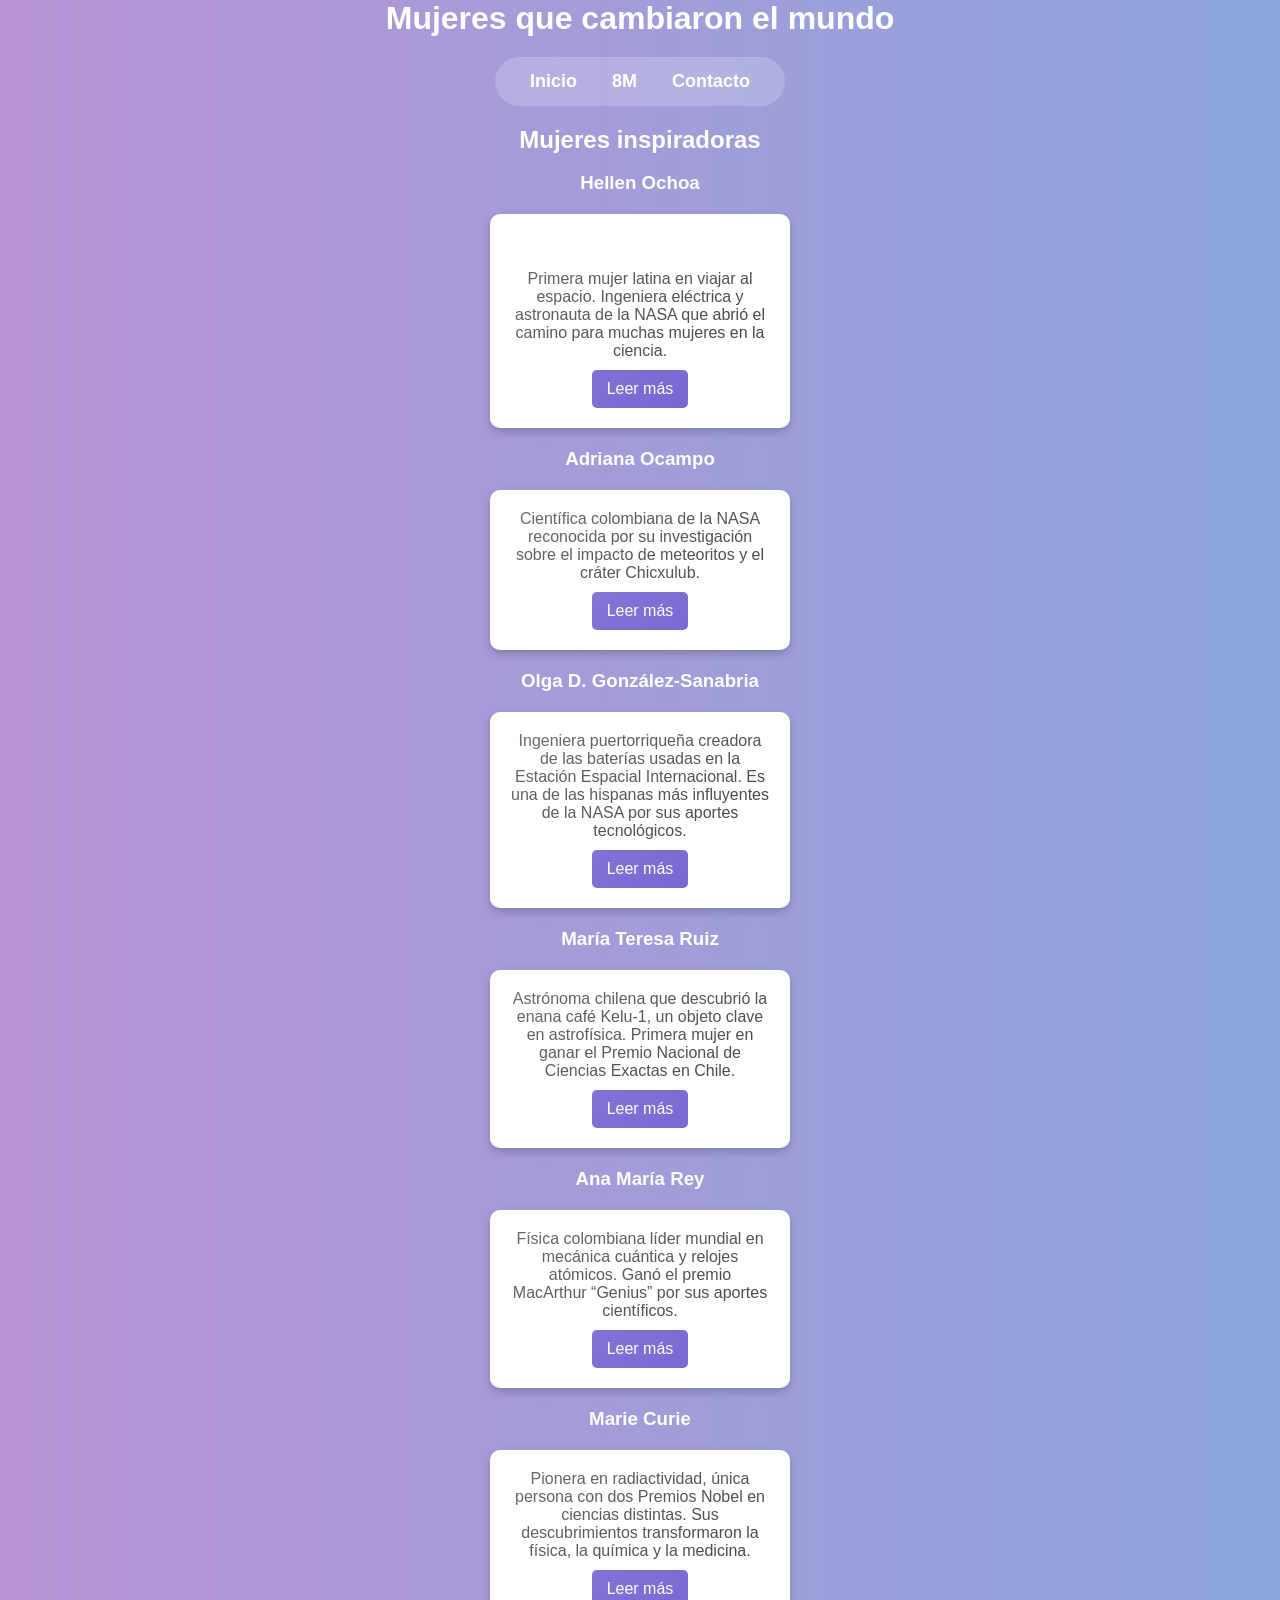
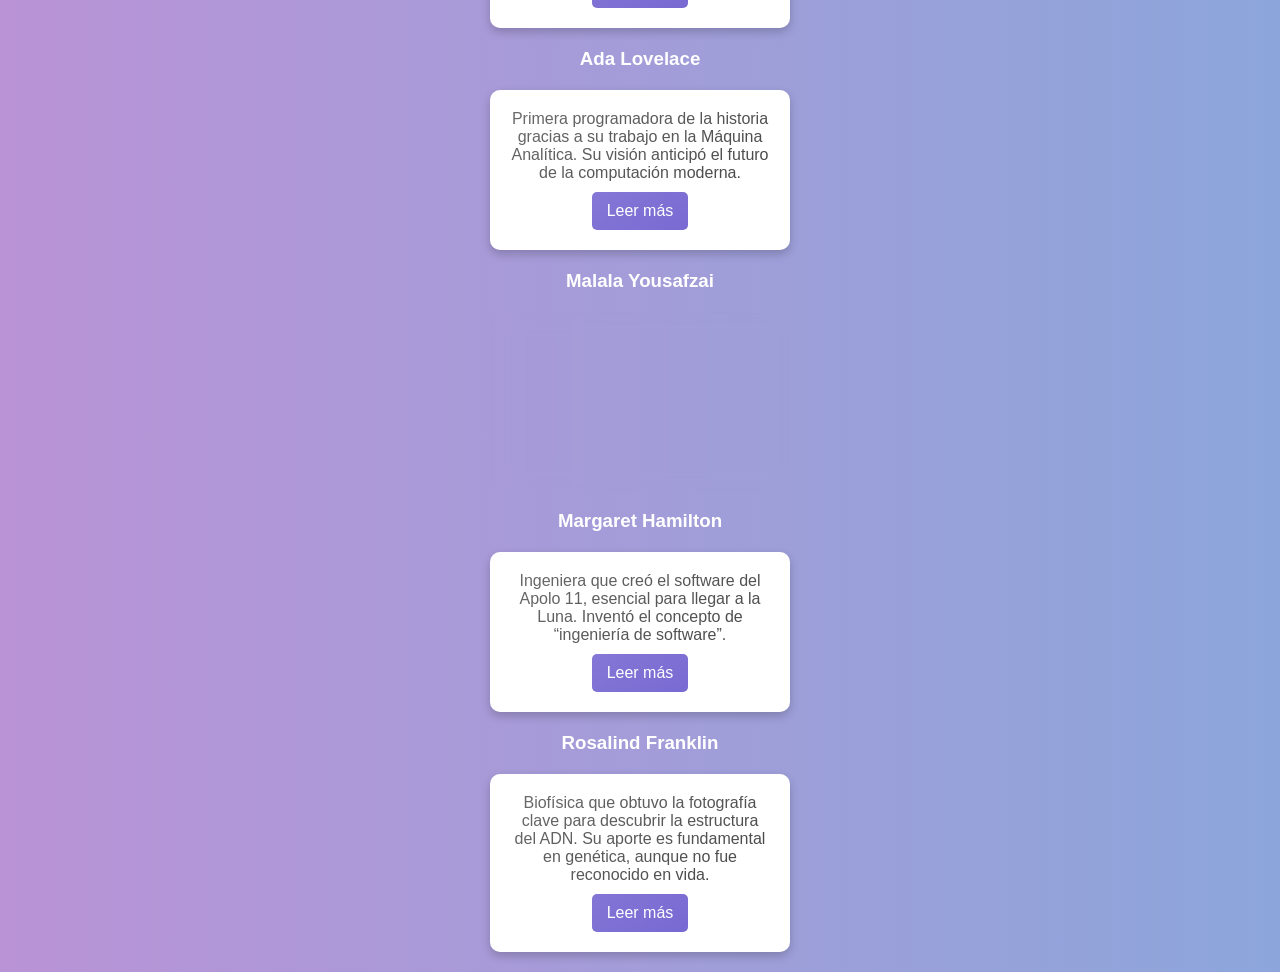
<file: mujeres.html>
<!DOCTYPE html>
<html lang="es">
<head>
<meta charset="UTF-8">
<title>Mujeres que cambiaron el mundo</title>
<link rel="stylesheet" href="style.css">
</head>

<body>

<h1>Mujeres que cambiaron el mundo</h1>

<div class="menu-mujeres">
<a href="index.html">Inicio</a>
<a href="8m.html">8M</a>
<a href="contacto.html">Contacto</a>
</div>


<h2>Mujeres inspiradoras</h2>
<br>
<section>
<h3>Hellen Ochoa</h3>

    <div class="card">
<br>
<br>

<p>
Primera mujer latina en viajar al espacio. Ingeniera eléctrica y astronauta de la NASA
que abrió el camino para muchas mujeres en la ciencia.
</p>

<a href="hellen.html" class="boton">Leer más</a>

</div> </p>
</section>

<section>
<h3>Adriana  Ocampo</h3>
 <div class="card">
<p>Científica colombiana de la NASA reconocida por su investigación sobre el impacto
de meteoritos y el cráter Chicxulub.
</p>

<a href="adriana.html" class="boton">Leer más</a>

</div> 
</section>

<section>
<h3> Olga D. González-Sanabria</h3>
<div class="card">

<p> 
Ingeniera puertorriqueña creadora de las baterías usadas en la Estación Espacial Internacional.
Es una de las hispanas más influyentes de la NASA por sus aportes tecnológicos.
</p>
<a href="olga.html" class="boton">Leer más</a>
    </div>
</section>

<section>
<h3>María Teresa Ruiz</h3>
<div class="card">
<p>Astrónoma chilena que descubrió la enana café Kelu‑1, un objeto clave en astrofísica.
Primera mujer en ganar el Premio Nacional de Ciencias Exactas en Chile.</p>
<a href="teresa.html" class="boton">Leer más</a>
    </div>
</section>

<section>
<h3>Ana María Rey</h3>
<div class="card">
<p>
    Física colombiana líder mundial en mecánica cuántica y relojes atómicos.
Ganó el premio MacArthur “Genius” por sus aportes científicos.
</p>
<a href="ana_maria.html" class="boton">Leer más</a>
</div>
</section>

<section>
<h3>Marie Curie</h3>
<div class="card">
  <p>  Pionera en radiactividad, única persona con dos Premios Nobel en ciencias distintas.
Sus descubrimientos transformaron la física, la química y la medicina.
</p>
<a href="marie_curie.html" class="boton">Leer más</a>
</div>
</section>

<section>
<h3>Ada Lovelace </h3>
<div class="card">
<p>Primera programadora de la historia gracias a su trabajo en la Máquina Analítica.
Su visión anticipó el futuro de la computación moderna.
</p>
<a href="Ada_Lovelace.html" class="boton">Leer más</a>
</div>
</section>

<section>
<h3>Malala Yousafzai</h3>
<div class="card">
<p>Activista por la educación de las niñas y ganadora del Nobel de la Paz a los 17 años.
Sobrevivió a un atentado y se convirtió en símbolo mundial de valentía.</p>
<a href="Malala.html" class="boton">Leer más</a>
</section>

<section>
<h3>Margaret Hamilton</h3>
<div class="card">
<p>
Ingeniera que creó el software del Apolo 11, esencial para llegar a la Luna.
Inventó el concepto de “ingeniería de software”.
</p>
<a href="Margaret_Hamilton.html" class="boton">Leer más</a>
    </section>

<section>
<h3>Rosalind Franklin</h3>
<div class="card">
<p>Biofísica que obtuvo la fotografía clave para descubrir la estructura del ADN.
Su aporte es fundamental en genética, aunque no fue reconocido en vida.</p>
<a href="Rosalind.html" class="boton">Leer más</a>
        </section>


</body>
</html>
</file>
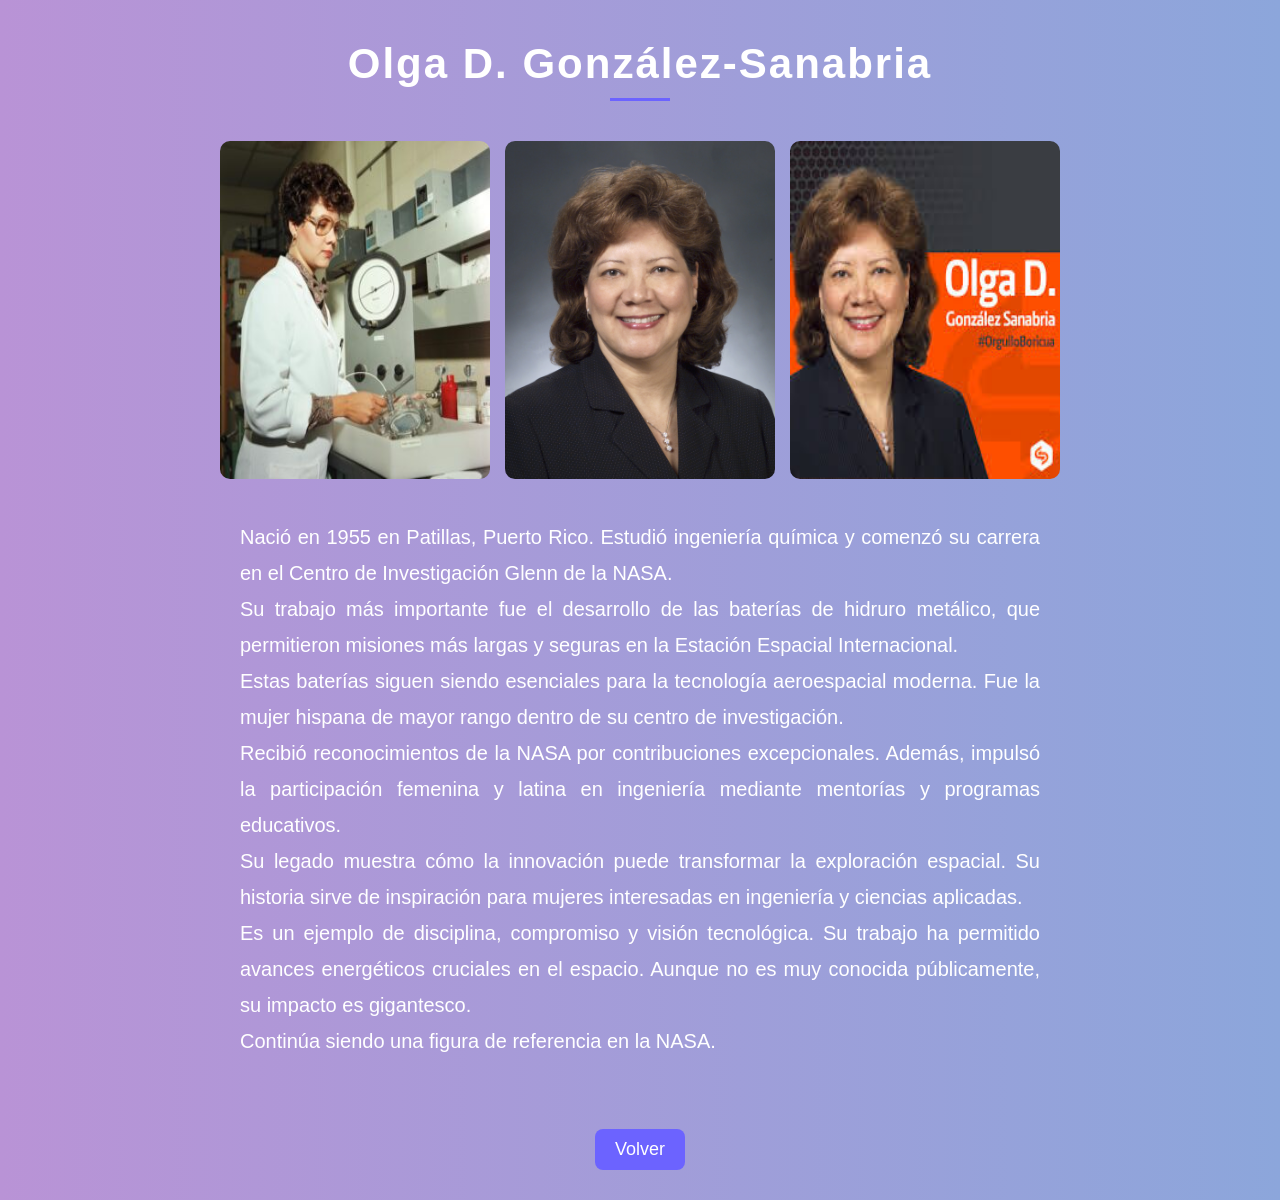
<file: olga.html>
<!DOCTYPE html>
<html lang="es">
<head>
<meta charset="UTF-8">
<title>Olga D. González-Sanabria</title>
<link rel="stylesheet" href="style.css">
<link rel="stylesheet" href="historia.css">
</head>

<body>

<h1 class="titulo">Olga D. González-Sanabria</h1>
<div class="historia">
<div class="imagenes">

<img src="imgs/OLGA1.jpg">
<img src="imgs/OLGA2.jpg">
<img src="imgs/OLGA3.jpg">
</div>
<div class="texto">
<p>
Nació en 1955 en Patillas, Puerto Rico. Estudió ingeniería química y comenzó su carrera en el Centro de Investigación Glenn de la NASA.<br>
     Su trabajo más importante fue el desarrollo de las baterías de hidruro metálico, que permitieron misiones más largas y seguras en la Estación Espacial Internacional.<br>
      Estas baterías siguen siendo esenciales para la tecnología aeroespacial moderna. Fue la mujer hispana de mayor rango dentro de su centro de investigación.<br>
       Recibió reconocimientos de la NASA por contribuciones excepcionales. Además, impulsó la participación femenina y latina en ingeniería mediante mentorías y programas educativos.<br>
        Su legado muestra cómo la innovación puede transformar la exploración espacial. Su historia sirve de inspiración para mujeres interesadas en ingeniería y ciencias aplicadas.<br>
         Es un ejemplo de disciplina, compromiso y visión tecnológica. Su trabajo ha permitido avances energéticos cruciales en el espacio. Aunque no es muy conocida públicamente, su impacto es gigantesco.<br>
          Continúa siendo una figura de referencia en la NASA.</p>

</p>
</div>
</div>

<a href="mujeres.html" class="boton-volver">Volver</a>

</body>
</html>
</file>
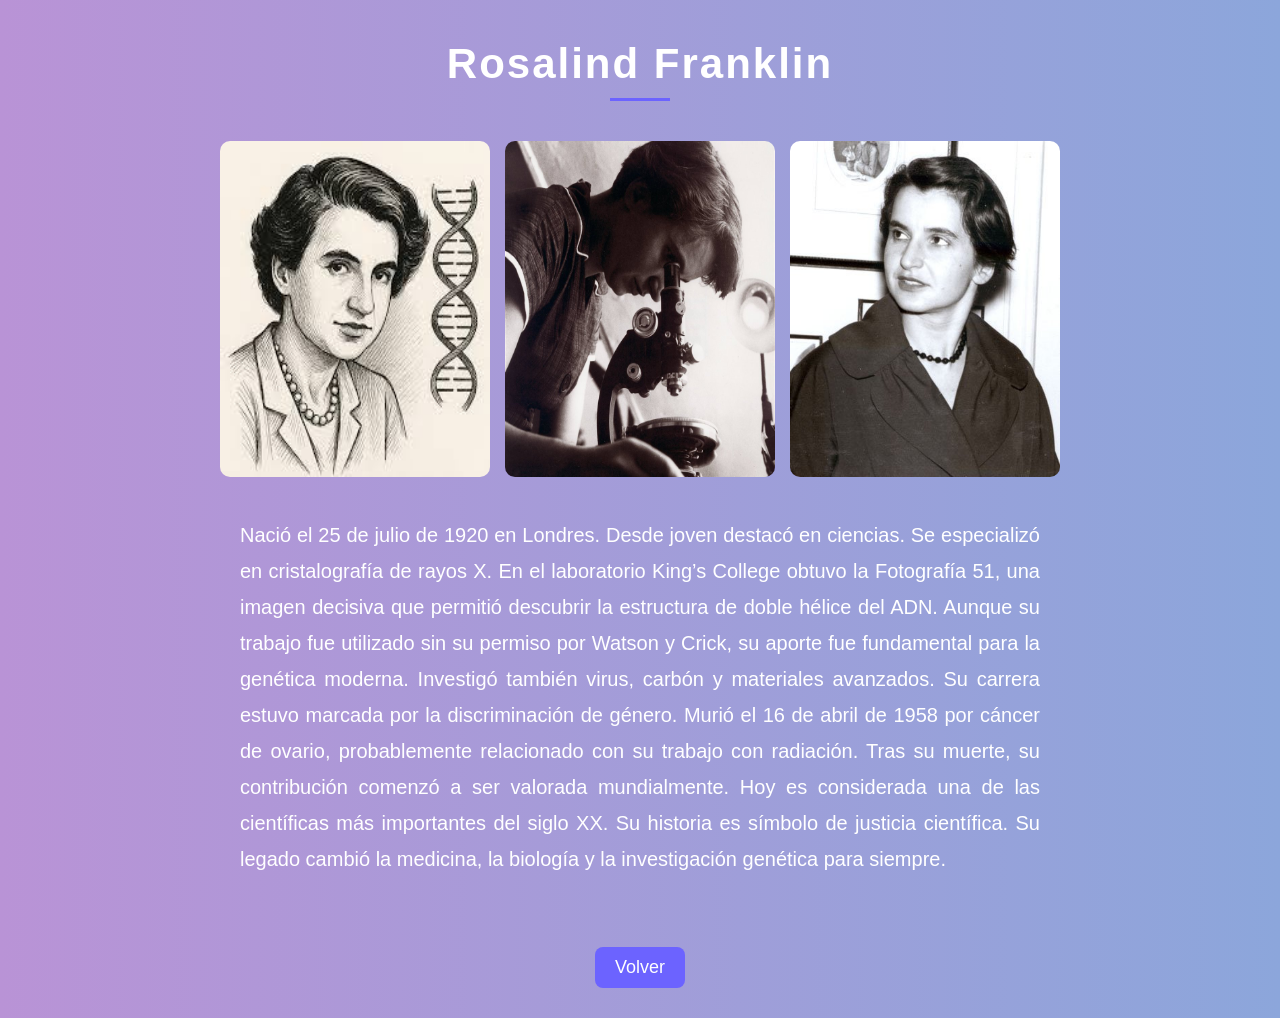
<file: Rosalind.html>
<!DOCTYPE html>
<html lang="es">
<head>
<meta charset="UTF-8">
<title>Rosalind Franklin</title>
<link rel="stylesheet" href="style.css">
<link rel="stylesheet" href="historia.css">
</head>

<body>


<h1 class="titulo">Rosalind  Franklin</h1>
<div class="historia">
<div class="imagenes">

<img src="imgs/ROSALIND1.jpg">
<img src="imgs/ROSALIND2.jpg">
<img src="imgs/ROSALIND3.jpg">
</div>

<div class="texto">
<p>Nació el 25 de julio de 1920 en Londres. Desde joven destacó en ciencias.
Se especializó en cristalografía de rayos X. En el laboratorio King’s College obtuvo la Fotografía 51, una imagen decisiva que permitió descubrir la estructura de doble hélice del ADN.
Aunque su trabajo fue utilizado sin su permiso por Watson y Crick, su aporte fue fundamental para la genética moderna. Investigó también virus, carbón y materiales avanzados.
Su carrera estuvo marcada por la discriminación de género. Murió el 16 de abril de 1958 por cáncer de ovario, probablemente relacionado con su trabajo con radiación.
Tras su muerte, su contribución comenzó a ser valorada mundialmente. Hoy es considerada una de las científicas más importantes del siglo XX.
Su historia es símbolo de justicia científica. Su legado cambió la medicina, la biología y la investigación genética para siempre.
</p>
</div>
</div>

<a href="mujeres.html" class="boton-volver">Volver</a>

</body>
</html>
</file>
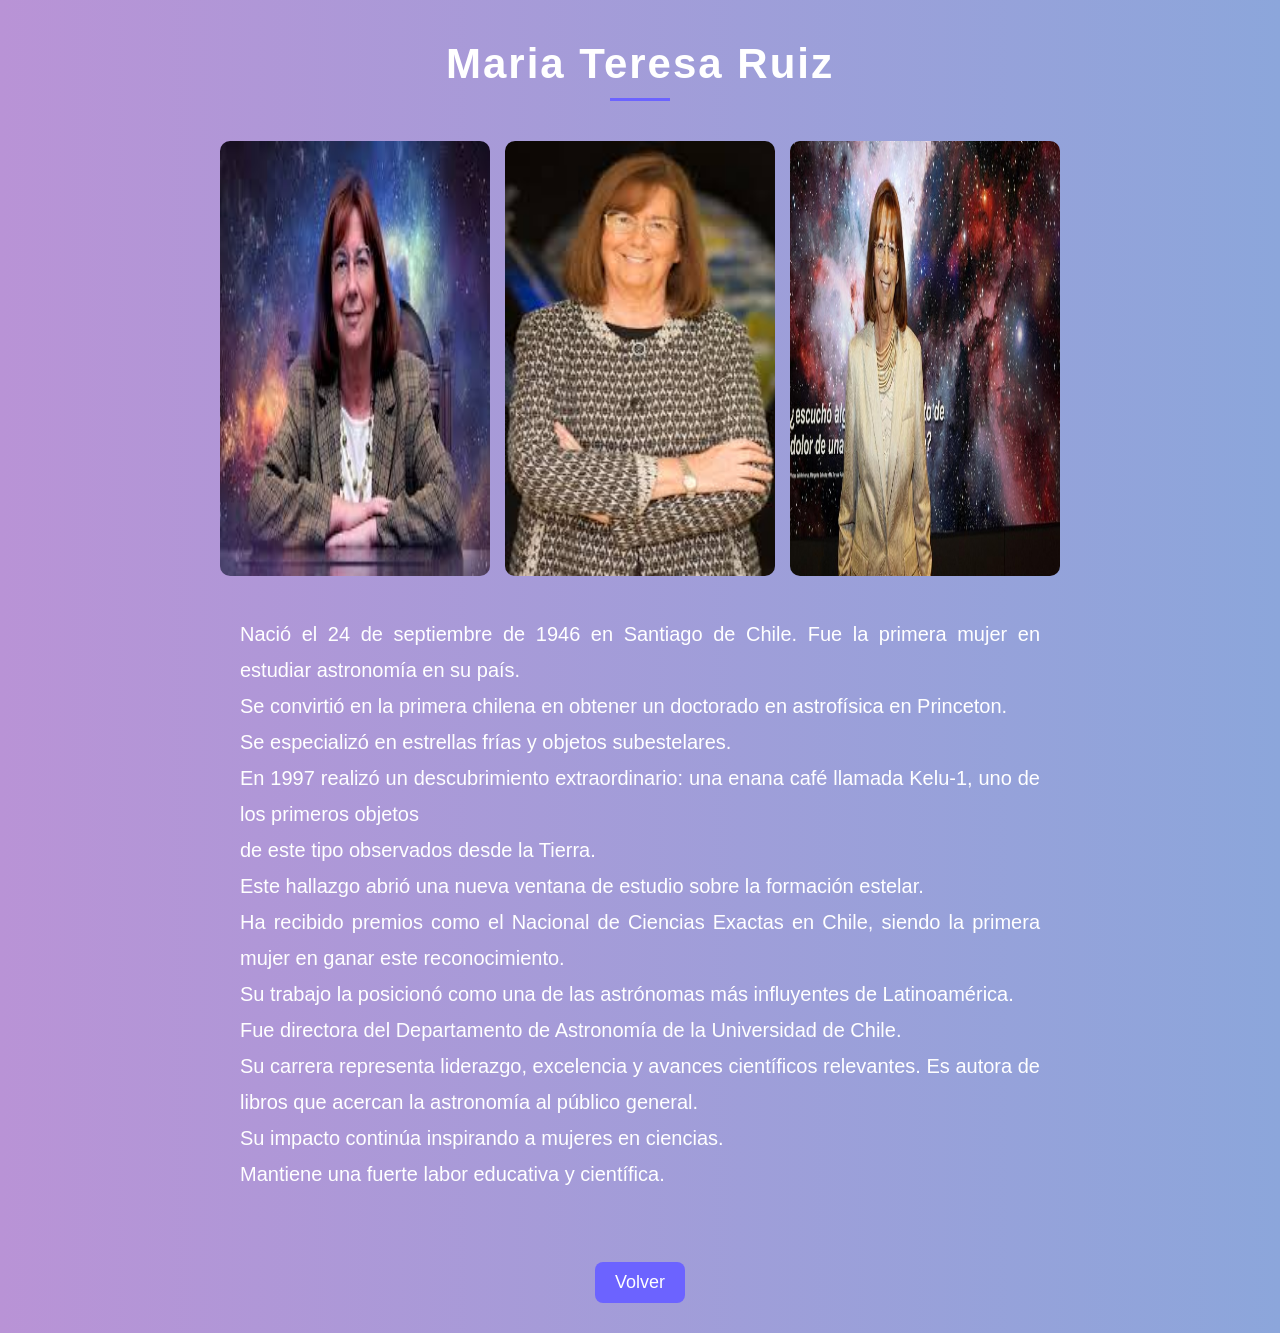
<file: teresa.html>
<!DOCTYPE html>
<html lang="es">
<head>
<meta charset="UTF-8">
<title>Maria Teresa Ruiz</title>
<link rel="stylesheet" href="style.css">
<link rel="stylesheet" href="historia.css">
</head>

<body>


<h1 class="titulo">Maria Teresa Ruiz</h1>
<div class="historia">
<div class="imagenes">

<img src="imgs/TERESA1.jpg">
<img src="imgs/TERESA2.jpg">
<img src="imgs/TERESA3.jpg">
</div>

<div class="texto">
<p>
Nació el 24 de septiembre de 1946 en Santiago de Chile. Fue la primera mujer en estudiar astronomía en su país.<br>
 Se convirtió en la primera chilena en obtener un doctorado en astrofísica en Princeton.<br>
 Se especializó en estrellas frías y objetos subestelares.<br>
 En 1997 realizó un descubrimiento extraordinario: una enana café llamada Kelu-1, uno de los primeros objetos<br>
  de este tipo observados desde la Tierra.<br>
 Este hallazgo abrió una nueva ventana de estudio sobre la formación estelar.<br>
  Ha recibido premios como el Nacional de Ciencias Exactas en Chile, siendo la primera mujer en ganar este reconocimiento.<br>
 Su trabajo la posicionó como una de las astrónomas más influyentes de Latinoamérica.<br>
  Fue directora del Departamento de Astronomía de la Universidad de Chile.<br>
 Su carrera representa liderazgo, excelencia y avances científicos relevantes. Es autora de libros que acercan la astronomía al público general.<br>
  Su impacto continúa inspirando a mujeres en ciencias.<br>
 Mantiene una fuerte labor educativa y científica.</p>

</p>
</div>
</div>

<a href="mujeres.html" class="boton-volver">Volver</a>


</body>
</html>
</file>
<file: style.css>
*{
margin:0;
padding:0;
box-sizing:border-box;
font-family:'Segoe UI', sans-serif;
}

body{
background: linear-gradient(270deg,#6a5cff,#ff6fa5,#8f7bff);
background-size:400% 400%;
animation:fondoAnimado 12s ease infinite;
color:white;
overflow-x:hidden;
}


.particles{
position:fixed;
width:100%;
height:100%;
background-image:radial-gradient(white 1px, transparent 1px);
background-size:40px 40px;
opacity:0.15;
animation:moverParticulas 40s linear infinite;
z-index:-1;
}


.navbar{
display:flex;
justify-content:space-between;
align-items:center;
background: rgba(255,255,255,0.12);
backdrop-filter: blur(12px);
padding:15px 30px;
border-radius:15px;
margin:20px;
}


    .logo{
    font-weight:bold;
    font-size:20px;
    }


.menu a{
margin-left:25px;
text-decoration:none;
color:white;
font-weight:500;
position:relative;
transition:0.3s;
}

.menu a:hover{
transform:translateY(-2px);
}


.menu a::after{
content:"";
width:0%;
height:2px;
background:white;
position:absolute;
left:0;
bottom:-5px;
transition:0.3s;
}

.menu a:hover::after{
width:100%;
}


.hero{
height:100vh;
padding:40px;
}

.hero-content{
text-align:center;
margin-top:180px;
animation:aparecer 2s ease;
}

.hero-content h1{
font-size:60px;
margin-bottom:20px;
}

.hero-content p{
font-size:20px;
opacity:0.9;
}


.btn{
display:inline-block;
margin-top:25px;
padding:12px 25px;
background:white;
color:#ff4fa3;
text-decoration:none;
border-radius:25px;
font-weight:bold;
transition:0.3s;
}

.btn:hover{
transform:scale(1.1);
background:#ffe3f2;
}

/* TARJETAS INICIO */

.cards{
display:flex;
justify-content:center;
gap:30px;
padding:60px;
flex-wrap:wrap;
}

.card{
background:rgba(255,255,255,0.15);
backdrop-filter:blur(10px);
padding:25px;
border-radius:15px;
width:220px;
text-align:center;
transition:0.4s;
position:relative;
overflow:hidden;
}

.card::before{
content:"";
position:absolute;
width:200%;
height:200%;
background:linear-gradient(
120deg,
transparent,
rgba(255,255,255,0.3),
transparent
);
transform:rotate(25deg);
top:-100%;
left:-100%;
transition:0.5s;
}

.card:hover::before{
top:100%;
left:100%;
}

.card:hover{
transform:translateY(-10px) scale(1.05);
background:rgba(255,255,255,0.25);
}

/* BOTON TARJETAS */

.btn-card{
display:inline-block;
margin-top:15px;
padding:8px 18px;
background:white;
color:#ff4fa3;
text-decoration:none;
border-radius:20px;
font-size:14px;
transition:0.3s;
}

.btn-card:hover{
background:#ffd7eb;
transform:scale(1.05);
}

/* FRASE */

.frase{
text-align:center;
padding:80px 20px;
font-size:28px;
opacity:0.9;
animation:aparecer 3s ease;
}

.frase p{
margin-top:15px;
font-size:18px;
opacity:0.7;
}

/* TITULO 8M */

/* ===== 8M ===== */

.pagina8m{
text-align:center;
padding:160px 20px 100px;
max-width:1600px;
margin:auto;
}

.pagina8m h1{
font-size:100px;
margin-bottom:20px;
}

.subtitulo{
font-size:32px;
margin-bottom:80px;
opacity:0.95;
}

.contenedor8m{
display:flex;
justify-content:center;
gap:60px;
flex-wrap:wrap;
}

.tarjeta8m{
background:rgba(255,255,255,0.18);
backdrop-filter:blur(12px);
padding:40px;
width:400px;
border-radius:25px;
text-align:center;
transition:0.4s;
}

.tarjeta8m:hover{
transform:translateY(-12px) scale(1.07);
}

.tarjeta8m img{
width:100%;
height:260px;
object-fit:cover;
border-radius:15px;
margin-bottom:25px;
}

.tarjeta8m h2{
font-size:28px;
margin-bottom:15px;
}

.tarjeta8m p{
font-size:18px;
line-height:1.7;
}

.datos8m{
max-width:900px;
margin:90px auto;
background:rgba(255,255,255,0.18);
padding:50px;
border-radius:25px;
}

.datos8m h2{
font-size:32px;
margin-bottom:25px;
}

.datos8m li{
font-size:20px;
margin-bottom:12px;
}


.modal{
display:none;
position:fixed;
z-index:1000;
left:0;
top:0;
width:100%;
height:100%;

background:rgba(0,0,0,0.5);

justify-content:center;
align-items:center;
}

.modal-content{
background:rgba(255,255,255,0.15);
backdrop-filter:blur(15px);

padding:35px;
border-radius:25px;

width:450px;
max-width:90%;

color:white;
text-align:center;

position:relative;
animation:zoomModal 0.4s ease;
}

.modal-content h2{
margin-bottom:15px;
font-size:28px;
}

.modal-content p{
font-size:18px;
line-height:1.6;
}

.close{
position:absolute;
right:20px;
top:10px;
font-size:28px;
cursor:pointer;
transition:0.3s;
}

.close:hover{
transform:scale(1.2);
color:#ffb6d9;
}



@keyframes aparecer{
from{
opacity:0;
transform:translateY(40px);
}
to{
opacity:1;
transform:translateY(0);
}
}

@keyframes fondoAnimado{
0%{
background-position:0% 50%;
}
50%{
background-position:100% 50%;
}
100%{
background-position:0% 50%;
}
}

@keyframes moverParticulas{
from{
transform:translateY(0);
}
to{
transform:translateY(-200px);
}
}
body{
font-family: Arial, sans-serif;
text-align:center;
background: linear-gradient(to right,#b993d6,#8ca6db);
color:white;
}

.card{
background:white;
color:#333;
width:300px;
margin:20px auto;
padding:20px;
border-radius:10px;
box-shadow:0px 4px 10px rgba(0,0,0,0.2);
}

.card h3{
margin-top:0;
}

.boton{
display:inline-block;
margin-top:10px;
padding:10px 15px;
background:#6a5acd;
color:white;
text-decoration:none;
border-radius:5px;
}

.boton:hover{
background:#4b3cbf;
}
.menu{
display:flex;
justify-content:center;
gap:40px;
background:rgba(255,255,255,0.15);
padding:15px 40px;
border-radius:40px;
width:fit-content;
margin:20px auto;
backdrop-filter:blur(5px);
}

.menu a{
color:white;
text-decoration:none;
font-weight:600;
font-size:18px;
transition:0.3s;
}

.menu a:hover{
transform:scale(1.1);
}
.menu-mujeres{
display:flex;
justify-content:center;
gap:35px;
background:rgba(255,255,255,0.2);
padding:14px 35px;
border-radius:40px;
width:fit-content;
margin:20px auto;
}

.menu-mujeres a{
text-decoration:none;
color:white;
font-weight:600;
font-size:18px;
transition:0.3s;
}

.menu-mujeres a:hover{
transform:scale(1.1);
}
.contacto-proyecto{
text-align:center;
max-width:900px;
margin:60px auto;
padding:30px;
animation:aparecer 1.2s ease;
}

.contacto-proyecto h1{
font-size:40px;
margin-bottom:20px;
}

.descripcion{
font-size:18px;
line-height:1.6;
margin-bottom:40px;
}

.creadoras{
display:flex;
gap:30px;
justify-content:center;
flex-wrap:wrap;
}

.persona{
background:rgba(255,255,255,0.15);
padding:20px;
border-radius:15px;
width:300px;
transition:0.3s;
}

.persona:hover{
transform:translateY(-5px);
}

.persona h3{
font-size:22px;
margin-bottom:10px;
}

.frase{
margin-top:50px;
font-size:22px;
font-style:italic;
}

@keyframes aparecer{
from{
opacity:0;
transform:translateY(20px);
}
to{
opacity:1;
transform:translateY(0);
}
}
.descripcion{
max-width:800px;
margin:20px auto;
font-size:18px;
line-height:1.6;
}

.creadoras{
display:flex;
justify-content:center;
gap:40px;
margin-top:40px;
flex-wrap:wrap;
}

.persona{
background:rgba(255,255,255,0.15);
padding:20px;
border-radius:15px;
width:300px;
}

.frase{
margin-top:50px;
font-size:22px;
font-style:italic;
}
.foto-creadora{
width:70px;
height:70px;
object-fit:cover;
border-radius:50%; 
display:block;
margin:10px auto;
}
.img-modal{
    width: 100%;
    max-width: 300px;
    display: block;
    margin: 10px auto;
    border-radius: 10px;
}

.card-8m{
    background-image: url("imgs/ORIGEN8M.png");
    background-size: cover;
    background-position: center;
    padding: 40px;
    border-radius: 20px;
    color: white;
    text-align: center;
    position: relative;
}
.card-8m::before{
    content: "";
    position: absolute;
    top: 0;
    left: 0;
    right: 0;
    bottom: 0;
    background: rgba(0,0,0,0.4);
    border-radius: 20px;
}

.card-8m *{
    position: relative;
}
</file>
<file: historia.css>
.titulo{
text-align:center;
font-size:42px;
margin:40px 0;
letter-spacing:2px;
position:relative;
}
.titulo::after{
content:"";
display:block;
width:60px;
height:3px;
background:#6c63ff;
margin:10px auto;
}


.historia{
max-width:900px;
margin:auto;
}

.imagenes{
display:flex;
justify-content:center;
gap:15px;
margin-bottom:25px;
}

.imagenes img{
width:30%;
border-radius:10px;
transition:transform 0.3s;
}

.imagenes .imgs:hover{
transform:scale(1.05);
}

.texto{
max-width:800px;
margin:40px auto;
font-size:20px;
line-height:1.8;
text-align:justify;
animation: aparecer 1s ease;
}

@keyframes aparecer{
from{
opacity:0;
transform:translateY(20px);
}
to{
opacity:1;
transform:translateY(0);
}
}
.boton-volver{
display:inline-block;
margin:30px;
padding:10px 20px;
background-color:#6c63ff;
color:white;
text-decoration:none;
border-radius:8px;
font-size:18px;
transition:0.3s;
}

.boton-volver:hover{
background-color:#4b47c9;
transform:scale(1.05);
}
.boton-inicio{
position:fixed;
top:20px;
right:20px;
background:#6c63ff;
color:white;
padding:10px 15px;
border-radius:8px;
text-decoration:none;
font-size:16px;
transition:0.3s;
}

.boton-inicio:hover{
background:#4b47c9;
transform:scale(1.1);
}
@keyframes aparecer{
from{
opacity:0;
transform:translateY(20px);
}
to{
opacity:1;
transform:translateY(0);
}
}

.historia{
animation:aparecer 1s ease;
}
</file>
